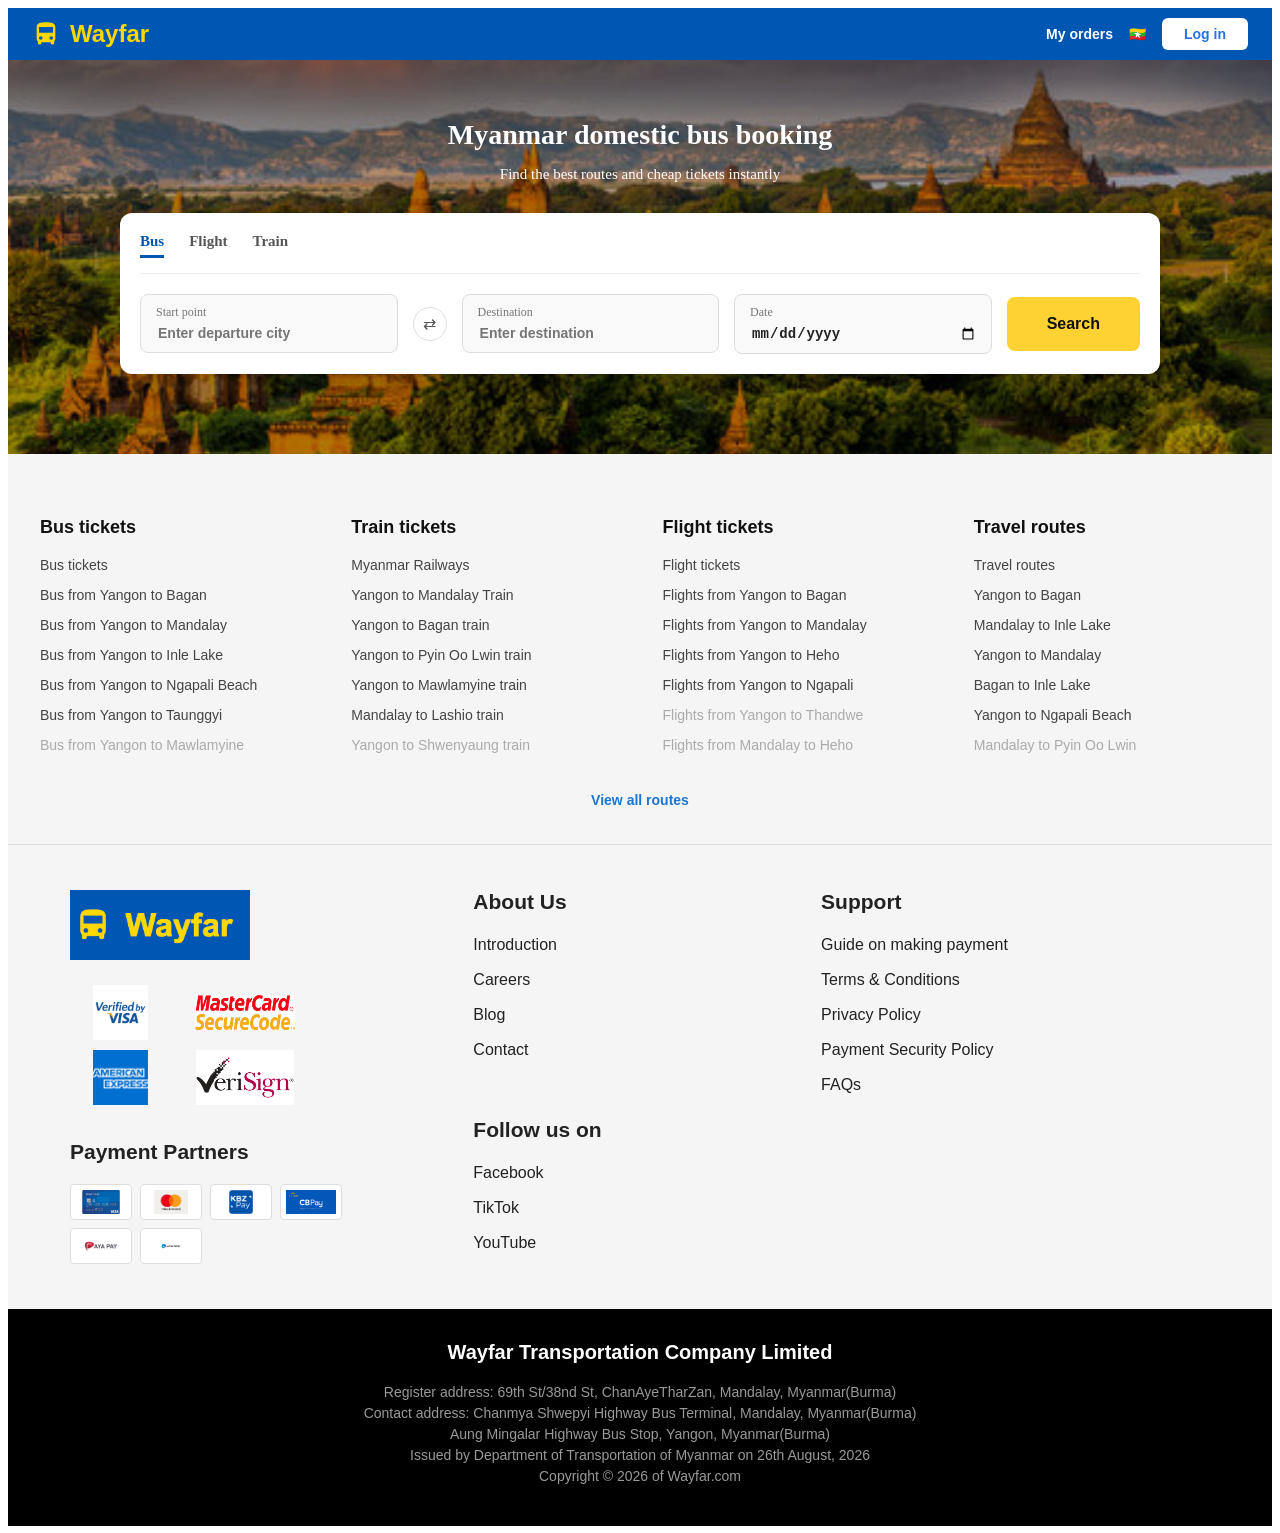
<file: index.html>
<!DOCTYPE html>
<html lang="en">
<head>
    <meta charset="UTF-8">
    <meta name="viewport" content="width=device-width, initial-scale=1.0">
    <title>TransitHub - Home</title>
    <link rel="stylesheet" href="style.css">
</head>
<body>
    <!-- Header placeholder (Automatically loads components/header.html and login modal) -->
    <div id="header-placeholder"></div>

    <!-- Search Banner (Hero section with Bus tab active) -->
    <div class="hero-banner">
        <div class="hero-content">
            <h1>Myanmar domestic bus booking</h1>
            <p>Find the best routes and cheap tickets instantly</p>
            
            <div class="search-card">
                <div class="search-tabs">
                    <a href="index.html" class="tab active">Bus</a>
                    <a href="flight.html" class="tab">Flight</a>
                    <a href="train.html" class="tab">Train</a>
                </div>
                <div class="search-inputs">
                    <div class="input-group">
                        <label>Start point</label>
                        <input type="text" placeholder="Enter departure city">
                    </div>
                    <div class="swap-icon">⇄</div>
                    <div class="input-group">
                        <label>Destination</label>
                        <input type="text" placeholder="Enter destination">
                    </div>
                    <div class="input-group">
                        <label>Date</label>
                        <input type="date">
                    </div>
                    <button class="search-btn">Search</button>
                </div>
            </div>
        </div>
    </div>

    <!-- Main Content for Home -->
    <main class="main-content">
        <!-- Your homepage cards/sections go here -->
    </main>

    <!-- Footer placeholder -->
    <div id="footer-placeholder"></div>

    <!-- Scripts -->
    <script src="js/load-components.js"></script>
    <script src="js/main.js"></script>
</body>
</html>
</file>
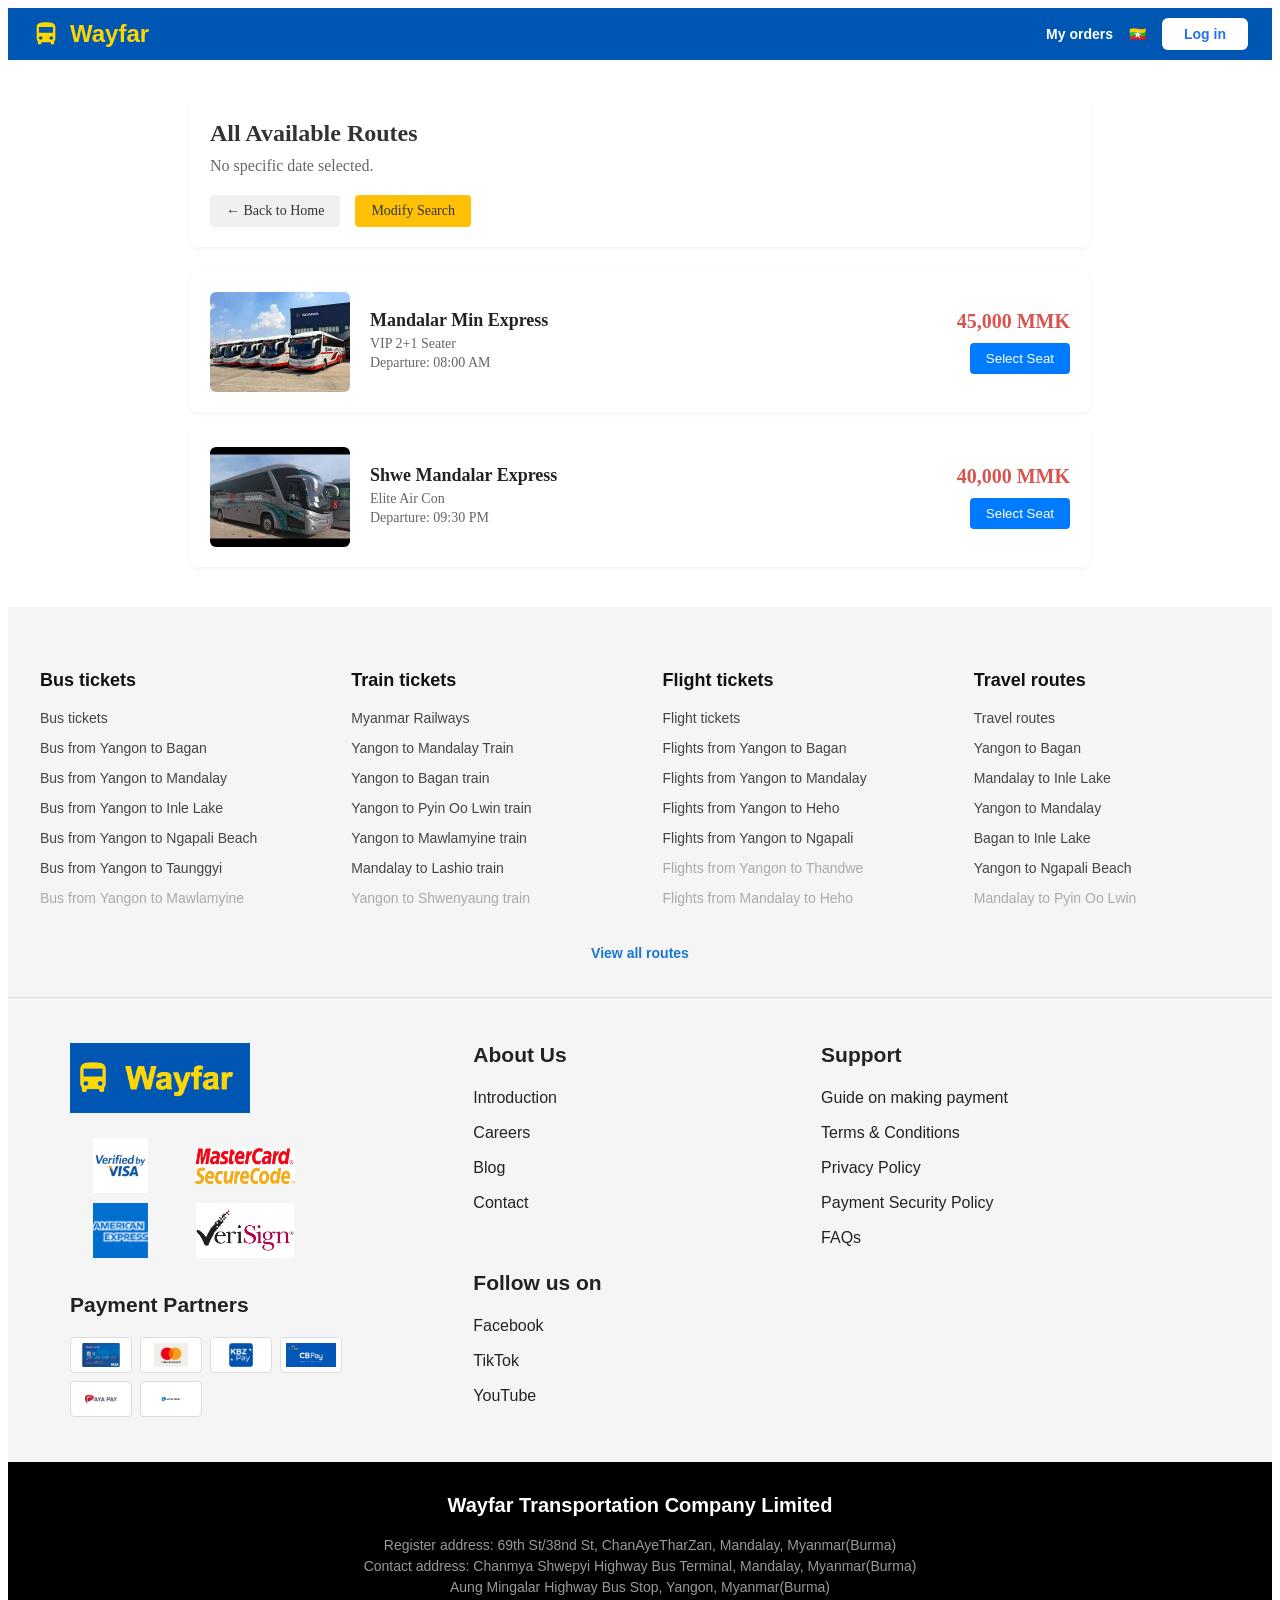
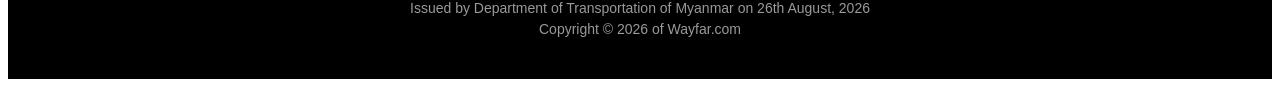
<file: bus-results.html>
<!DOCTYPE html>
<html lang="en">
<head>
    <meta charset="UTF-8">
    <title>Wayfar - Search Results</title>
    <link rel="stylesheet" href="style.css">
</head>
<body>
    <!-- Header placeholder -->
    <div id="header-placeholder"></div>

    <main class="main-content">
        <section class="results-section">
            <div class="results-summary-card">
                <h2 id="routeTitle">Loading routes...</h2>
                <p id="dateDisplay"></p>
                <div class="result-actions">
                    <a href="bus.html" class="back-home-btn">← Back to Home</a>
                    <a href="bus.html" class="modify-search-btn">Modify Search</a>
                </div>
            </div>

            <div class="bus-list-container">
                <!-- Bus Result 1 -->
                <div class="bus-result-card">
                    <div class="bus-img" style="background-image: url('./images/mandalar-min.png');"></div>
                    <div class="bus-info">
                        <h3>Mandalar Min Express</h3>
                        <p class="bus-type">VIP 2+1 Seater</p>
                        <p class="departure-time">Departure: 08:00 AM</p>
                    </div>
                    <div class="bus-pricing">
                        <span class="price">45,000 MMK</span>
                        <button class="book-now-btn">Select Seat</button>
                    </div>
                </div>

                <!-- Bus Result 2 -->
                <div class="bus-result-card">
                    <div class="bus-img" style="background-image: url('./images/shwe-mandalar.jpg');"></div>
                    <div class="bus-info">
                        <h3>Shwe Mandalar Express</h3>
                        <p class="bus-type">Elite Air Con</p>
                        <p class="departure-time">Departure: 09:30 PM</p>
                    </div>
                    <div class="bus-pricing">
                        <span class="price">40,000 MMK</span>
                        <button class="book-now-btn">Select Seat</button>
                    </div>
                </div>
            </div>
        </section>
    </main>

    <!-- Footer placeholder -->
    <div id="footer-placeholder"></div>

    <script src="js/load-components.js"></script>
    <script src="js/main.js"></script>
    <script>
        // Extract parameters from URL
        const urlParams = new URLSearchParams(window.location.search);
        const start = urlParams.get('start');
        const dest = urlParams.get('dest');
        const date = urlParams.get('date');

        // Populate the UI with search parameters if they exist
        if (start && dest && date) {
            document.getElementById('routeTitle').innerText = `${start} → ${dest}`;
            document.getElementById('dateDisplay').innerText = `Travel Date: ${date}`;
        } else {
            document.getElementById('routeTitle').innerText = 'All Available Routes';
            document.getElementById('dateDisplay').innerText = 'No specific date selected.';
        }
    </script>

    <!-- Seat Selection & Booking Modal -->
    <div id="seatModal" class="modal-overlay" style="display: none;">
        <div class="modal-content seat-modal-content">
            <div class="modal-header">
                <h3 id="seatModalTitle">Select Your Seat</h3>
                <button class="close-btn" onclick="closeSeatModal()">&times;</button>
            </div>
            
            <!-- View 1: Seat Map -->
            <div id="seatSelectionView" class="modal-body">
                <div class="bus-layout">
                    <div class="driver-seat">Driver Area</div>
                    <div class="seats-grid">
                        <div class="seat available" onclick="toggleSeat(this, 'A1')">A1</div>
                        <div class="seat available" onclick="toggleSeat(this, 'A2')">A2</div>
                        <div class="seat booked">A3</div>
                        <div class="seat available" onclick="toggleSeat(this, 'A4')">A4</div>
                        <div class="seat available" onclick="toggleSeat(this, 'B1')">B1</div>
                        <div class="seat booked">B2</div>
                        <div class="seat available" onclick="toggleSeat(this, 'B3')">B3</div>
                        <div class="seat available" onclick="toggleSeat(this, 'B4')">B4</div>
                    </div>
                </div>
                <button id="proceedBtn" class="action-btn" onclick="showPassengerForm()" disabled>Proceed to Details</button>
            </div>

            <!-- View 2: Passenger Details Form -->
            <div id="passengerFormView" class="modal-body" style="display: none;">
                <p class="selected-summary">Selected Seat: <strong id="displaySelectedSeat"></strong></p>
                <form id="bookingForm" onsubmit="handleBookingSubmit(event)">
                    <div class="input-group-modal">
                        <label>Full Name</label>
                        <input type="text" id="passengerName" placeholder="Enter passenger name" required>
                    </div>
                    <div class="input-group-modal">
                        <label>Phone Number</label>
                        <input type="tel" id="passengerPhone" placeholder="Enter phone number" required>
                    </div>
                    <button type="submit" class="action-btn">Confirm Booking</button>
                </form>
            </div>

            <!-- View 3: Success Message -->
            <div id="successView" class="modal-body" style="display: none; text-align: center;">
                <div class="success-icon" style="font-size: 48px; color: #28a745; margin-bottom: 10px;">✔</div>
                <h3 style="color: #28a745; margin-bottom: 10px;">Booking Successful!</h3>
                <p id="successDetails" style="color: #666; margin-bottom: 20px;"></p>
                <button class="action-btn" onclick="closeSeatModal()">Done</button>
            </div>
        </div>
    </div>
</body>
</html>
</file>
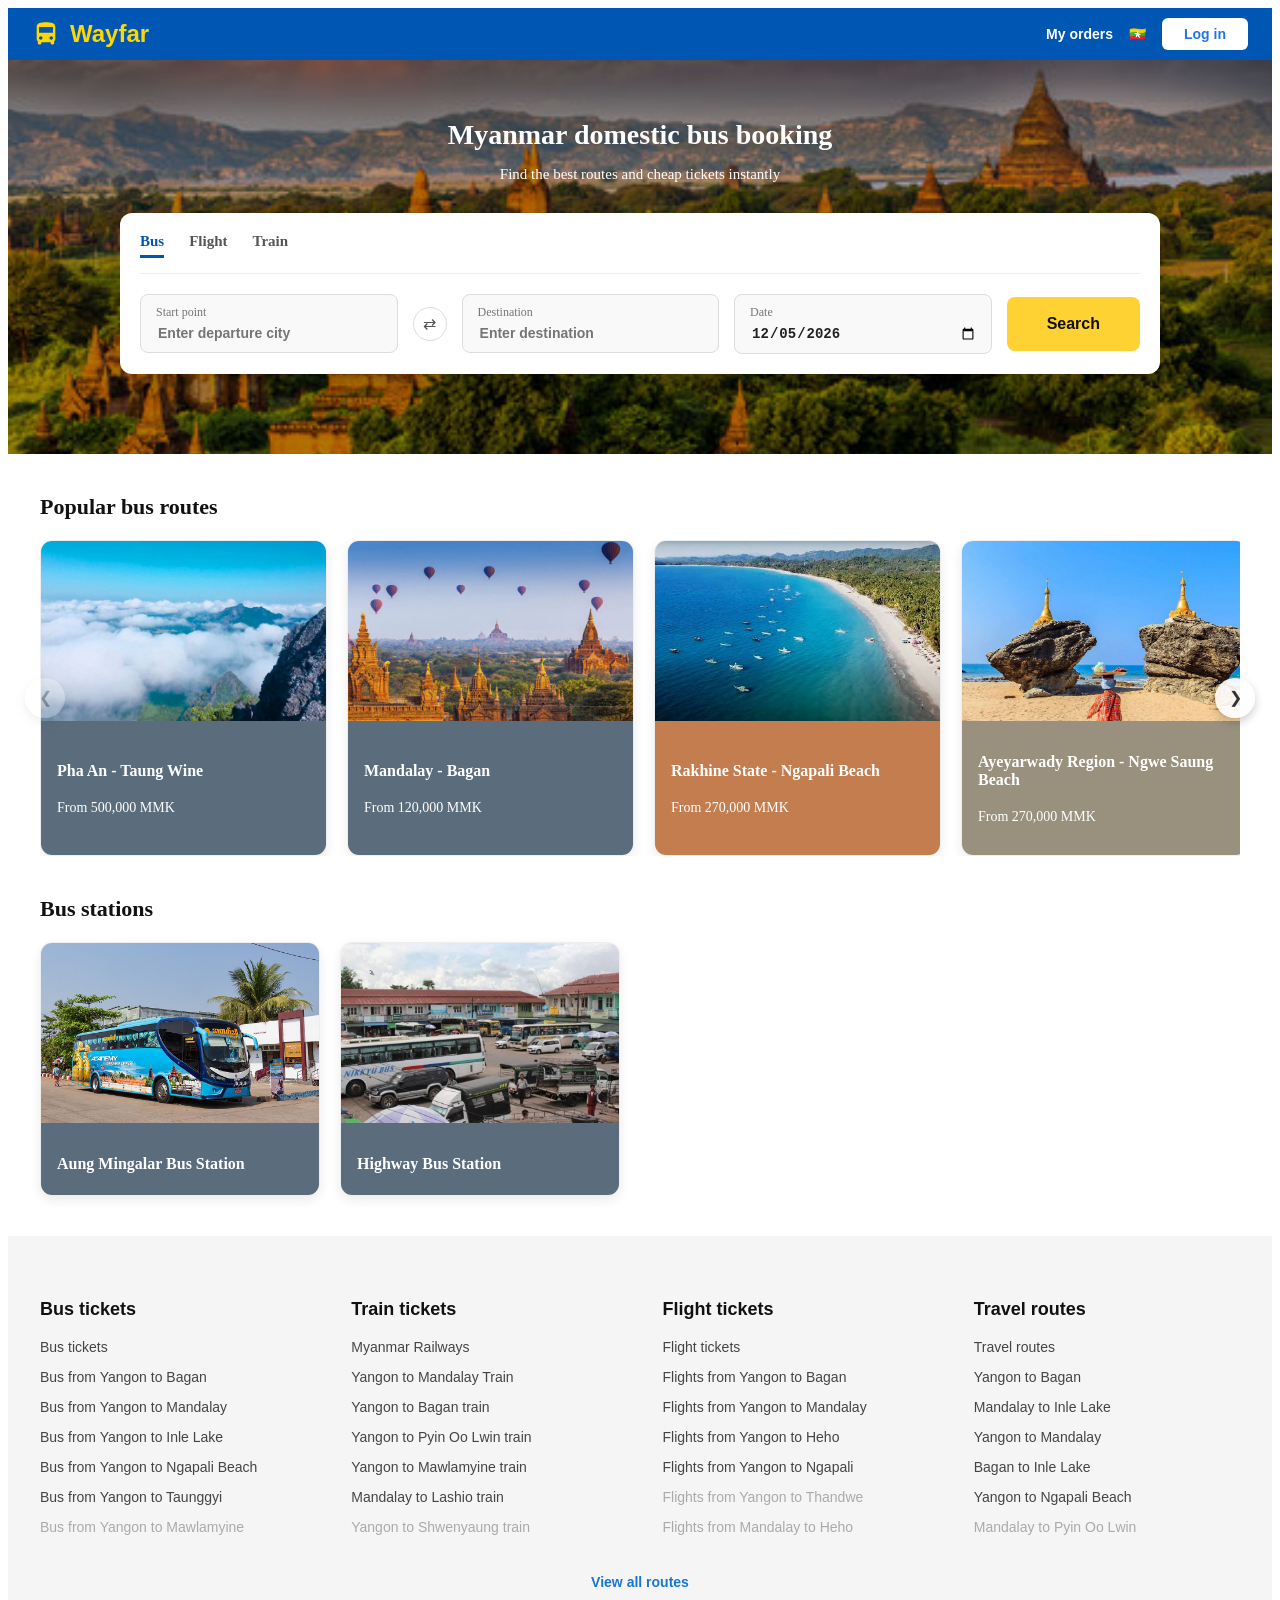
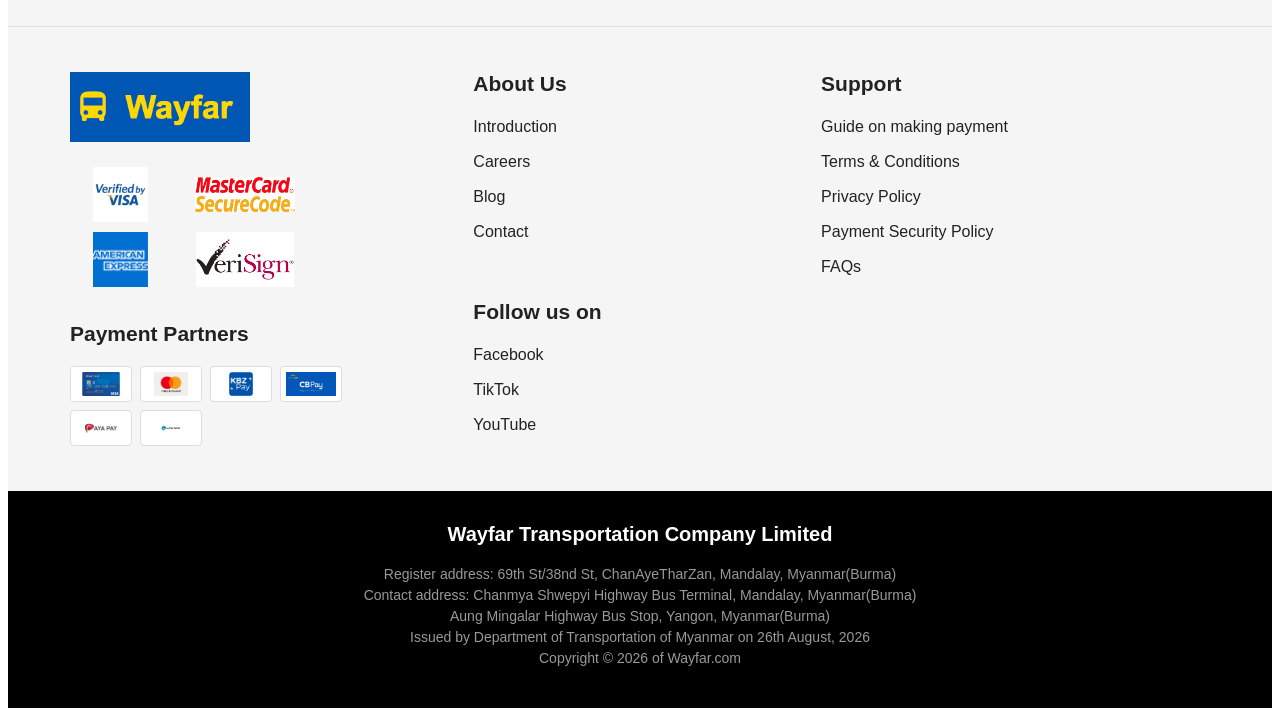
<file: bus.html>
<!DOCTYPE html>
<html lang="en">
<head>
    <meta charset="UTF-8">
    <title>Wayfar - Bus Booking</title>
    <link rel="stylesheet" href="style.css">
    
</head>
<body>
    <!-- Header placeholder -->
    <div id="header-placeholder"></div>

    <!-- Hero Banner -->
    <div class="hero-banner">
        <div class="hero-content">
            <h1>Myanmar domestic bus booking</h1>
            <p>Find the best routes and cheap tickets instantly</p>
            
            <div class="search-card">
                <div class="search-tabs">
                    <a href="bus.html" class="tab active">Bus</a>
                    <a href="flight.html" class="tab">Flight</a>
                    <a href="train.html" class="tab">Train</a>
                </div>
                <div class="search-inputs">
                <div class="input-group">
                    <label>Start point</label>
                    <input type="text" id="startPoint" placeholder="Enter departure city" readonly>
                </div>
                <div class="swap-icon" onclick="swapLocations()">⇄</div>
                <div class="input-group">
                    <label>Destination</label>
                    <input type="text" id="destination" placeholder="Enter destination" readonly>
                </div>
                <div class="input-group">
                    <label>Date</label>
                    <input type="date" id="travelDate" class="date-input">
                </div>
                <button class="search-btn">Search</button>
            </div>
            </div>
        </div>
    </div>

    <!-- === Main Content with Carousel === -->
    <main class="main-content">
        <section class="popular-routes-section">
            <h2>Popular bus routes</h2>
            
            <div class="carousel-container">
                <!-- Previous Button -->
                <button class="carousel-btn prev-btn" onclick="slideRoutes(-1)">&#10094;</button>

                <!-- Cards Track Wrapper -->
                <div class="routes-track-wrapper">
                    <div class="routes-cards-grid" id="routesTrack">
                        <!-- Route Card 1 -->
                        <div class="route-card">
                            <div class="route-img" style="background-image: url('./images/pha-an.jpg');"></div>
                            <div class="route-info blue-bg">
                                <h3>Pha An - Taung Wine</h3>
                                <p>From 500,000 MMK</p>
                            </div>
                        </div>
                        <!-- Route Card 2 -->
                        <div class="route-card">
                            <div class="route-img" style="background-image: url('./images/Bagan.jpg');"></div>
                            <div class="route-info blue-bg">
                                <h3>Mandalay - Bagan</h3>
                                <p>From 120,000 MMK</p>
                            </div>
                        </div>
                        <!-- Route Card 3 -->
                        <div class="route-card">
                            <div class="route-img" style="background-image: url('./images/ngapali.jpeg');"></div>
                            <div class="route-info orange-bg">
                                <h3>Rakhine State - Ngapali Beach</h3>
                                <p>From 270,000 MMK</p>
                            </div>
                        </div>
                        <!-- Route Card 4 -->
                        <div class="route-card">
                            <div class="route-img" style="background-image: url('./images/ngwe-saung.jpg');"></div>
                            <div class="route-info khaki-bg">
                                <h3>Ayeyarwady Region - Ngwe Saung Beach</h3>
                                <p>From 270,000 MMK</p>
                            </div>
                        </div>
                        <!-- Route Card 5 -->
                        <div class="route-card">
                            <div class="route-img" style="background-image: url('./images/mawlamyine.jpg');"></div>
                            <div class="route-info blue-bg">
                                <h3>Mon State - Mawlamyine</h3>
                                <p>From 100,000 MMK</p>
                            </div>
                        </div>
                        <!-- Route Card 6 -->
                        <div class="route-card">
                            <div class="route-img" style="background-image: url('./images/inle-lake.jpg');"></div>
                            <div class="route-info blue-bg">
                                <h3>Shan State - Inle Lake</h3>
                                <p>From 120,000 MMK</p>
                            </div>
                        </div>
                        <!-- Route Card 7 -->
                        <div class="route-card">
                            <div class="route-img" style="background-image: url('./images/taunggyi.jpeg');"></div>
                            <div class="route-info orange-bg">
                                <h3>Shan State - Taung Gyi</h3>
                                <p>From 200,000 MMK</p>
                            </div>
                        </div>
                        <!-- Route Card 8 -->
                        <div class="route-card">
                            <div class="route-img" style="background-image: url('./images/mandalay.jpg');"></div>
                            <div class="route-info khaki-bg">
                                <h3>Mandalay - Mandalay Palace</h3>
                                <p>From 270,000 MMK</p>
                            </div>
                        </div>
                    </div>
                </div>

                <!-- Next Button -->
                <button class="carousel-btn next-btn" onclick="slideRoutes(1)">&#10095;</button>
            </div>
        </section>
        <section class="popular-routes-section">
            <h2>Bus stations</h2>
            
            <div class="stations-grid">
                <!-- Station Card 1 -->
                <a href="station-details.html?station=aungmingalar" class="station-card-link">
                    <div class="route-card">
                        <div class="route-img" style="background-image: url('./images/Aung_Mingalar_bus_station.jpg');"></div>
                        <div class="route-info blue-bg">
                            <h3>Aung Mingalar Bus Station</h3>
                        </div>
                    </div>
                </a>

                <!-- Station Card 2 -->
                <a href="station-details.html?station=highway" class="station-card-link">
                    <div class="route-card">
                        <div class="route-img" style="background-image: url('./images/highway-bus-station.jpg');"></div>
                        <div class="route-info blue-bg">
                            <h3>Highway Bus Station</h3>
                        </div>
                    </div>
                </a>
            </div>
        </section>
    </main>

    <!-- Footer placeholder -->
    <div id="footer-placeholder"></div>
    
    <script src="js/load-components.js"></script>
    <script src="js/main.js"></script>
    <script>
        let scrollAmount = 0;

        function updateButtonStates() {
            const track = document.getElementById('routesTrack');
            const prevBtn = document.querySelector('.prev-btn');
            const nextBtn = document.querySelector('.next-btn');
            const maxScroll = track.scrollWidth - track.clientWidth;

            // Handle Previous button
            if (scrollAmount <= 0) {
                prevBtn.classList.add('disabled');
            } else {
                prevBtn.classList.remove('disabled');
            }

            // Handle Next button
            if (scrollAmount >= maxScroll) {
                nextBtn.classList.add('disabled');
            } else {
                nextBtn.classList.remove('disabled');
            }
        }

        function slideRoutes(direction) {
            const track = document.getElementById('routesTrack');
            const singleCardWidth = track.querySelector('.route-card').offsetWidth + 20;
            const scrollStep = singleCardWidth * 4;
            
            scrollAmount += direction * scrollStep;
            const maxScroll = track.scrollWidth - track.clientWidth;
            
            if (scrollAmount < 0) scrollAmount = 0;
            if (scrollAmount > maxScroll) scrollAmount = maxScroll;
            
            track.style.transform = `translateX(-${scrollAmount}px)`;
            
            // Update button states after sliding
            updateButtonStates();
        }

        // Run once on page load to set initial state (e.g., dim the left button initially)
        window.onload = function() {
            updateButtonStates();
        };
    </script>

    <!-- Location Selection Modal -->
    <div id="locationModal" class="modal-overlay" style="display: none;">
        <div class="modal-content">
            <div class="modal-header">
                <h3 id="modal-title">Select Location</h3>
                <button class="close-btn" onclick="closeLocationModal()">&times;</button>
            </div>
            <div class="modal-body">
                <ul class="city-list">
                    <li onclick="selectCity('Yangon')">Yangon</li>
                    <li onclick="selectCity('Mandalay')">Mandalay</li>
                    <li onclick="selectCity('Naypyidaw')">Bagan</li>
                    <li onclick="selectCity('Inle Lake')">Inle Lake</li>
                    <li onclick="selectCity('Naypyidaw')">Naypyidaw</li>
                    <li onclick="selectCity('Taunggyi')">Taunggyi</li>
                </ul>
            </div>
        </div>
    </div>
</body>
</html>
</file>
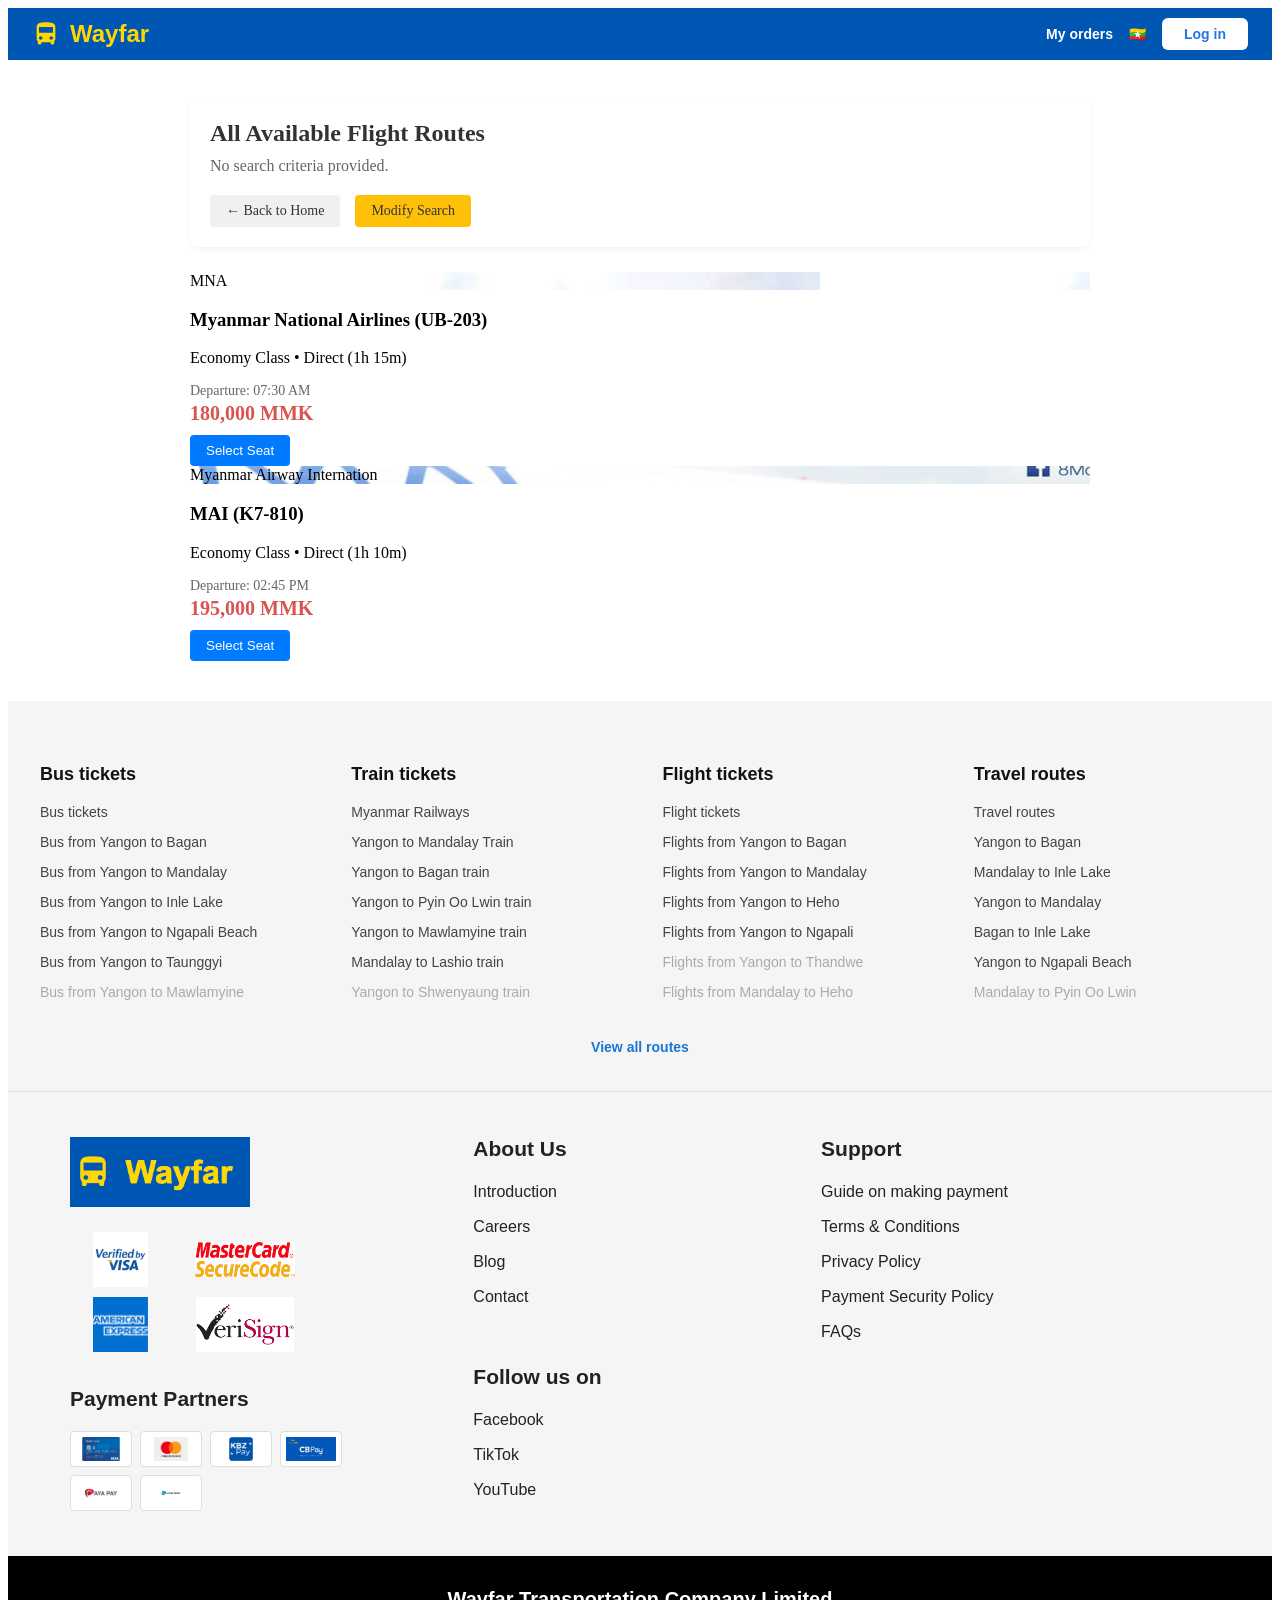
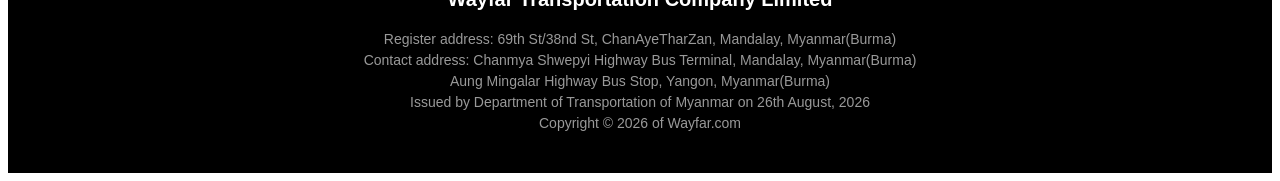
<file: flight-results.html>
<!DOCTYPE html>
<html lang="en">
<head>
    <meta charset="UTF-8">
    <meta name="viewport" content="width=device-width, initial-scale=1.0">
    <title>TransitHub - Flight Search Results</title>
    <link rel="stylesheet" href="style.css">
</head>
<body>
    <!-- Header Placeholder -->
    <div id="header-placeholder"></div>

    <main class="main-content">
        <section class="results-section">
            <div class="results-summary-card">
                <h2 id="routeTitle">Loading flights...</h2>
                <p id="dateDisplay"></p>
                <div class="result-actions">
                    <a href="flight.html" class="back-home-btn">&larr; Back to Home</a>
                    <a href="flight.html" class="modify-search-btn">Modify Search</a>
                </div>
            </div>

            <div class="flight-list-container">
                <!-- Flight Item 1 -->
                <div class="flight-result-card">
                    <div class="flight-card-image" style="background-image: url('./images/mna.jpeg');">
                        <span class="airline-badge">MNA</span>
                    </div>
                    <div class="flight-card-content">
                        <div class="flight-info">
                            <h3>Myanmar National Airlines (UB-203)</h3>
                            <p class="flight-type">Economy Class &bull; Direct (1h 15m)</p>
                            <p class="departure-time">Departure: 07:30 AM</p>
                        </div>
                        <div class="flight-pricing">
                            <span class="price">180,000 MMK</span>
                            <button type="button" class="book-now-btn" onclick="openFlightModal('MNA UB-203', '180,000 MMK')">Select Seat</button>
                        </div>
                    </div>
                </div>

                <!-- Flight Item 2 -->
                <div class="flight-result-card">
                    <div class="flight-card-image" style="background-image: url('./images/mai.jpg');">
                        <span class="airline-badge kbz">Myanmar Airway Internation</span>
                    </div>
                    <div class="flight-card-content">
                        <div class="flight-info">
                            <h3>MAI (K7-810)</h3>
                            <p class="flight-type">Economy Class &bull; Direct (1h 10m)</p>
                            <p class="departure-time">Departure: 02:45 PM</p>
                        </div>
                        <div class="flight-pricing">
                            <span class="price">195,000 MMK</span>
                            <button type="button" class="book-now-btn" onclick="openFlightModal('MAI K7-810', '195,000 MMK')">Select Seat</button>
                        </div>
                    </div>
                </div>
            </div>
        </section>
    </main>

    <!-- Footer Placeholder -->
    <div id="footer-placeholder"></div>

    <!-- Flight Seat Selection Modal -->
    <div id="seatModal" class="modal-overlay" style="display: none;">
        <div class="modal-content seat-modal-content">
            <div class="modal-header">
                <h3 id="seatModalTitle">Select Cabin Seat</h3>
                <button type="button" class="close-btn" onclick="closeSeatModal()">&times;</button>
            </div>
            
            <div id="seatSelectionView" class="modal-body">
                <div class="cabin-layout"><div class="cockpit-indicator">Cockpit / Front Cabin</div>
                    <div class="seats-grid">
                        <div class="seat available" onclick="toggleSeat(this, '12A (Window)')">12A</div>
                        <div class="seat available" onclick="toggleSeat(this, '12B (Middle)')">12B</div>
                        <div class="seat booked">12C</div>
                        <div class="seat available" onclick="toggleSeat(this, '12D (Aisle)')">12D</div>
                        <div class="seat available" onclick="toggleSeat(this, '14A (Window)')">14A</div>
                        <div class="seat booked">14B</div>
                        <div class="seat available" onclick="toggleSeat(this, '14C (Aisle)')">14C</div>
                        <div class="seat available" onclick="toggleSeat(this, '14D (Window)')">14D</div>
                    </div>
                </div>
                <button type="button" id="proceedBtn" class="action-btn" onclick="showPassengerForm()" disabled>Proceed to Details</button>
            </div>

            <div id="passengerFormView" class="modal-body" style="display: none;">
                <p class="selected-summary">Selected Flight Seat: <strong id="displaySelectedSeat"></strong></p>
                <form id="bookingForm" onsubmit="handleBookingSubmit(event)">
                    <div class="input-group-modal">
                        <label for="passengerName">Passenger Full Name (as per Passport/ID)</label>
                        <input type="text" id="passengerName" placeholder="Enter full name" required>
                    </div>
                    <div class="input-group-modal">
                        <label for="passengerId">Passport / ID Number</label>
                        <input type="text" id="passengerId" placeholder="Enter Passport or ID number" required>
                    </div>
                    <div class="input-group-modal">
                        <label for="passengerPhone">Phone Number</label>
                        <input type="tel" id="passengerPhone" placeholder="Enter contact phone" required>
                    </div>
                    <button type="submit" class="action-btn">Confirm Flight Booking</button>
                </form>
            </div>

            <div id="successView" class="modal-body" style="display: none; text-align: center;">
                <div class="success-icon" style="font-size: 48px; color: #28a745; margin-bottom: 10px;">✔</div>
                <h3 style="color: #28a745; margin-bottom: 10px;">Flight Reservation Confirmed!</h3>
                <p id="successDetails" style="color: #666; margin-bottom: 20px;"></p>
                <button type="button" class="action-btn" onclick="closeSeatModal()">Done</button>
            </div>
        </div>
    </div>

    <script src="js/load-components.js"></script>
    <script src="js/main.js"></script>
    <script>
        const urlParams = new URLSearchParams(window.location.search);
        const start = urlParams.get('start');
        const dest = urlParams.get('dest');
        const date = urlParams.get('date');

        if (start && dest) {
            document.getElementById('routeTitle').innerText = `${start} → ${dest}`;
            document.getElementById('dateDisplay').innerText = date ? `Flight Date: ${date}` : 'No specific date selected.';
        } else {
            document.getElementById('routeTitle').innerText = 'All Available Flight Routes';
            document.getElementById('dateDisplay').innerText = 'No search criteria provided.';
        }

        let selectedSeatCode = '';

        function openFlightModal(flightName) {
            document.getElementById('seatModalTitle').innerText = `Select Seat - ${flightName}`;
            document.getElementById('seatModal').style.display = 'flex';
        }

        function closeSeatModal() {
            document.getElementById('seatModal').style.display = 'none';
            resetModalViews();
        }

        function toggleSeat(element, seatCode) {
            document.querySelectorAll('.seat').forEach(s => s.classList.remove('selected'));
            element.classList.add('selected');
            selectedSeatCode = seatCode;
            document.getElementById('proceedBtn').disabled = false;
        }

        function showPassengerForm() {
            document.getElementById('seatSelectionView').style.display = 'none';
            document.getElementById('passengerFormView').style.display = 'block';
            document.getElementById('displaySelectedSeat').innerText = selectedSeatCode;
        }

        function handleBookingSubmit(event) {
            event.preventDefault();
            const name = document.getElementById('passengerName').value;
            document.getElementById('passengerFormView').style.display = 'none';
            document.getElementById('successView').style.display = 'block';
            document.getElementById('successDetails').innerText = `Flight ticket booked for ${name} (Seat ${selectedSeatCode}).`;
        }

        function resetModalViews() {
            document.getElementById('seatSelectionView').style.display = 'block';
            document.getElementById('passengerFormView').style.display = 'none';
            document.getElementById('successView').style.display = 'none';
            document.getElementById('proceedBtn').disabled = true;
            document.querySelectorAll('.seat').forEach(s => s.classList.remove('selected'));
        }
    </script>
</body>
</html>
</file>
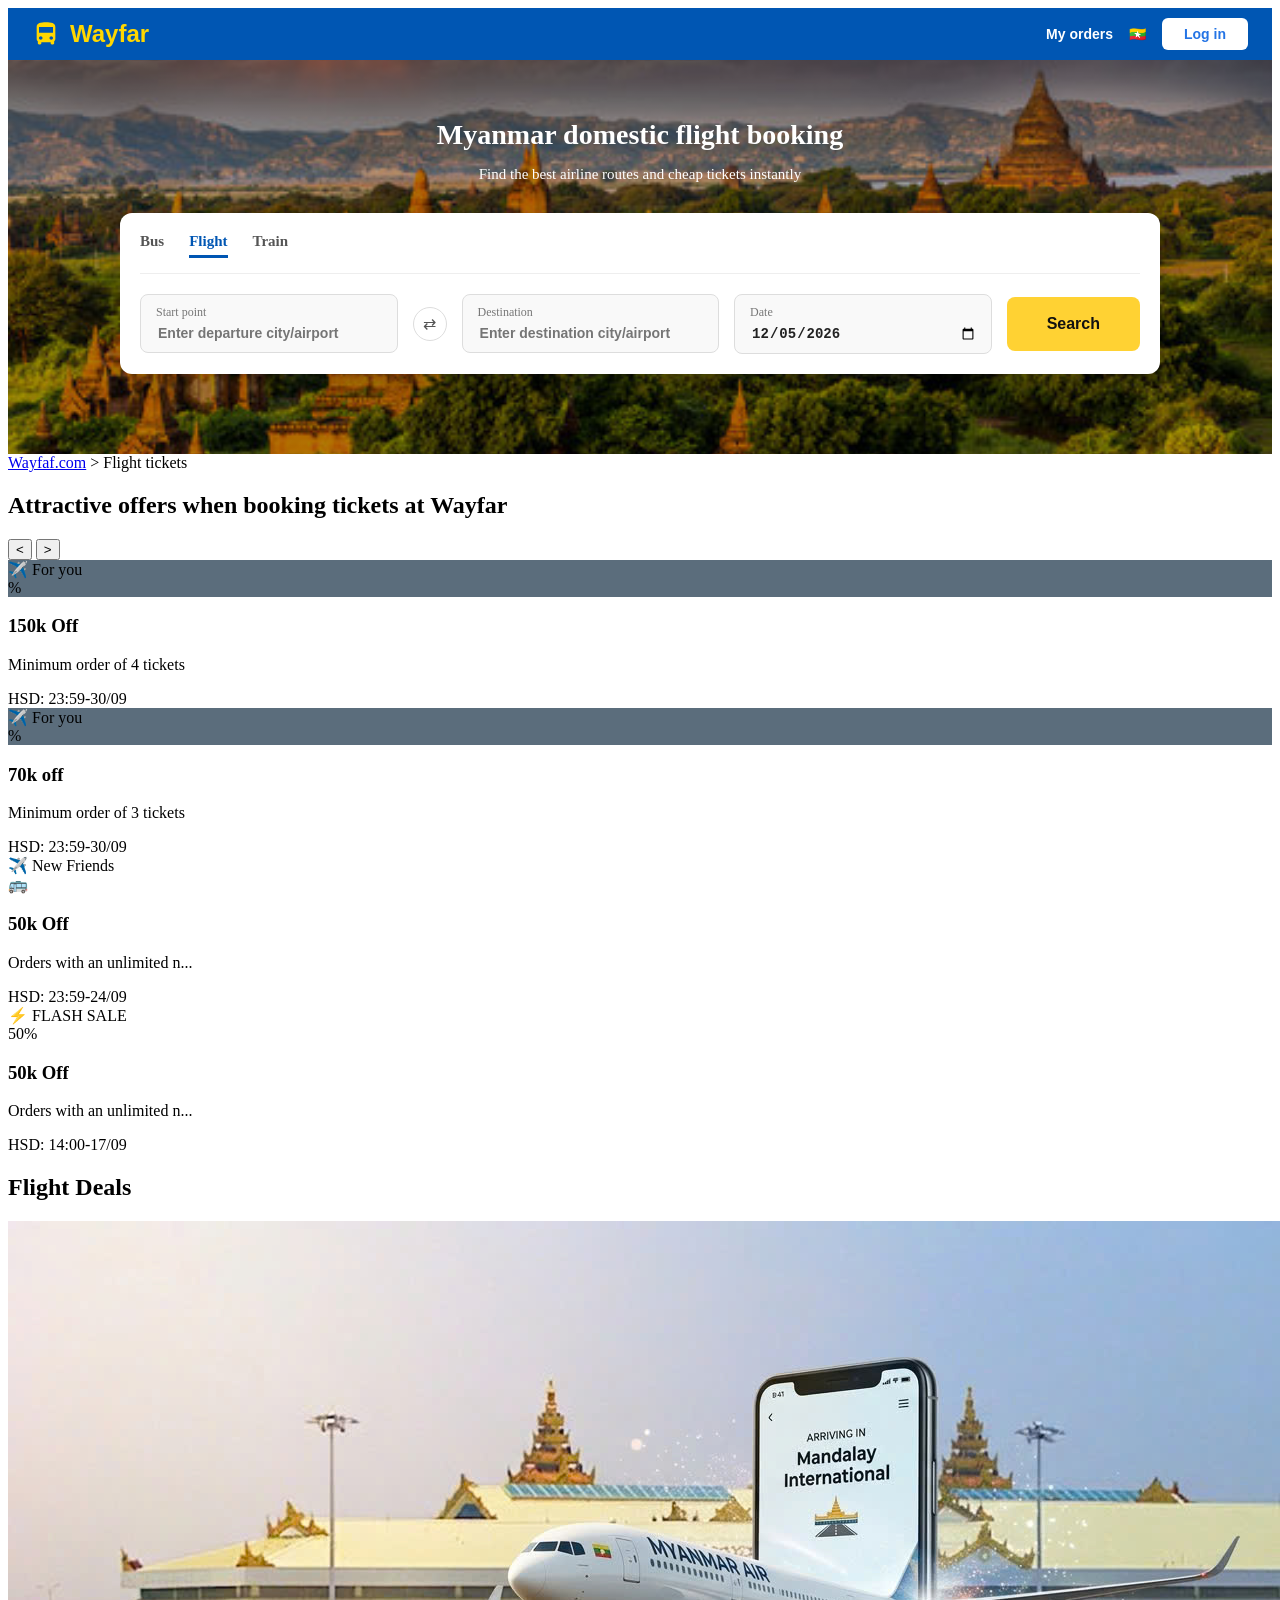
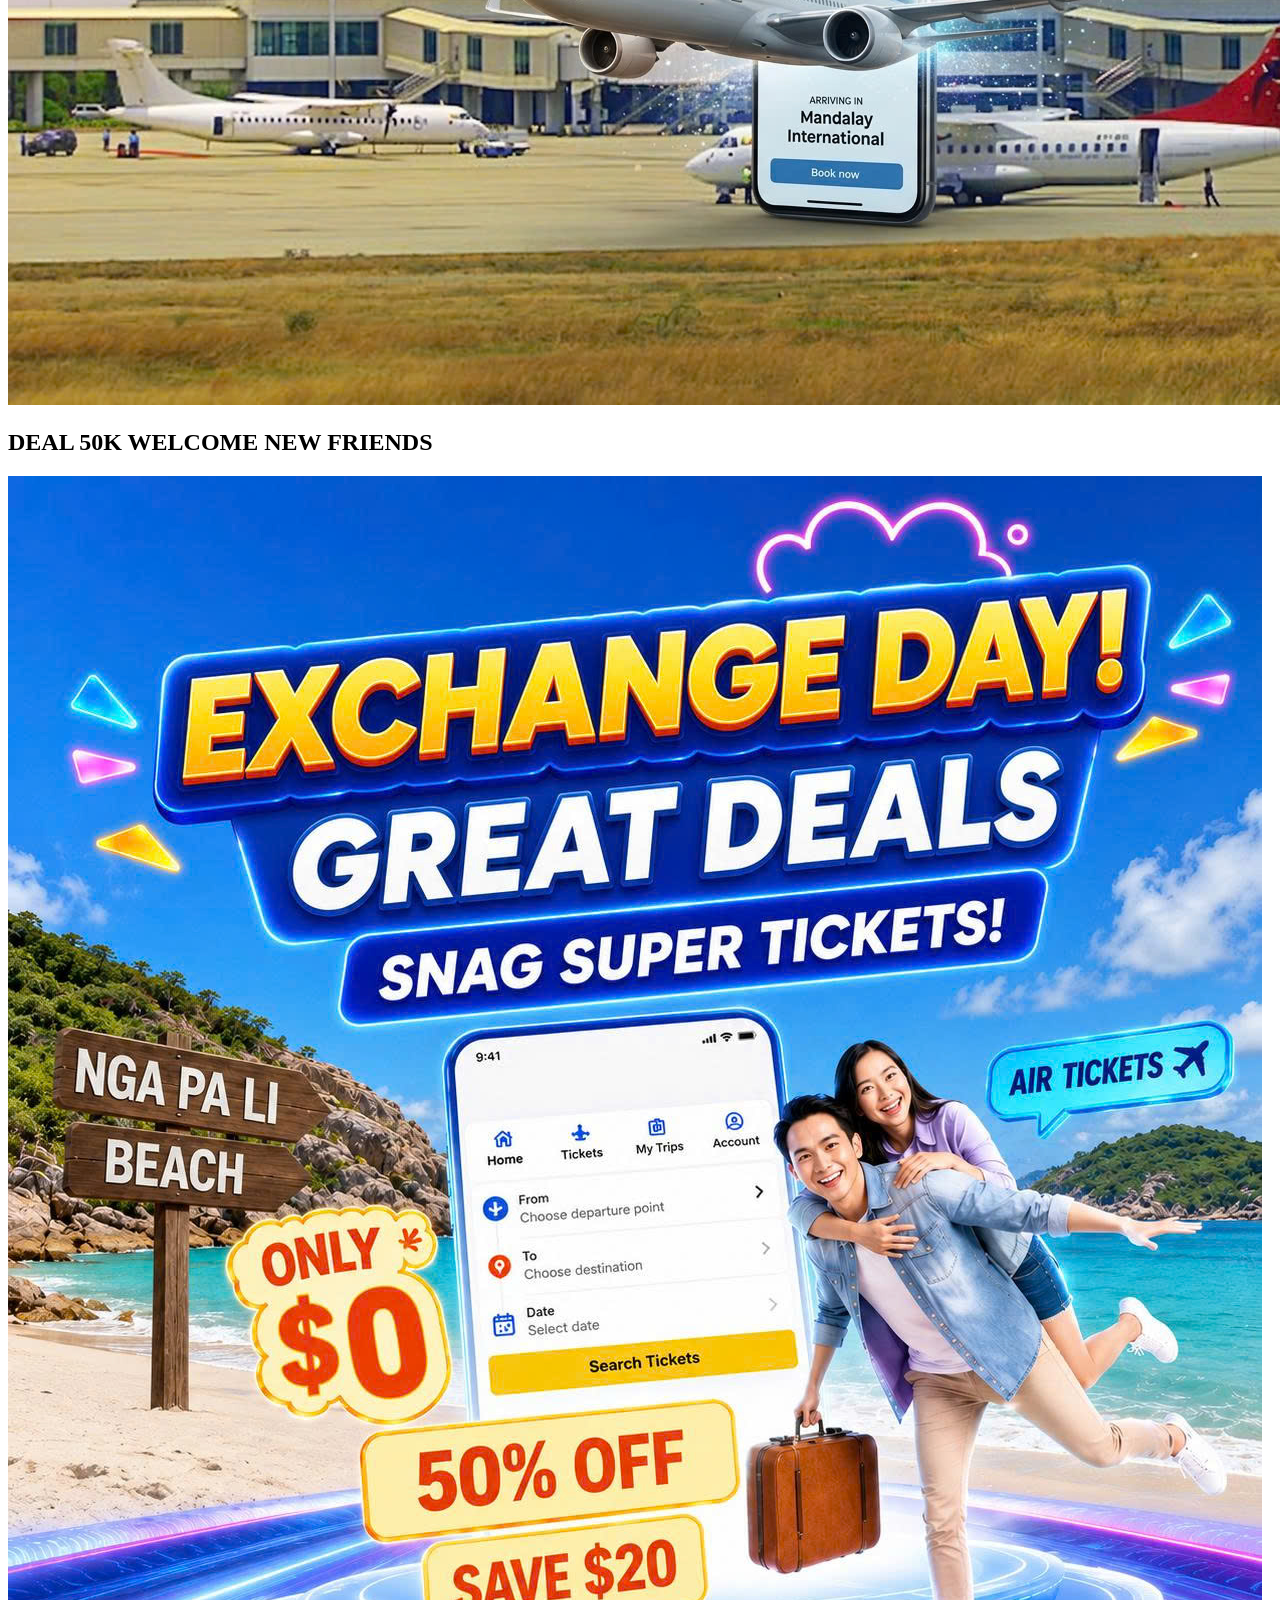
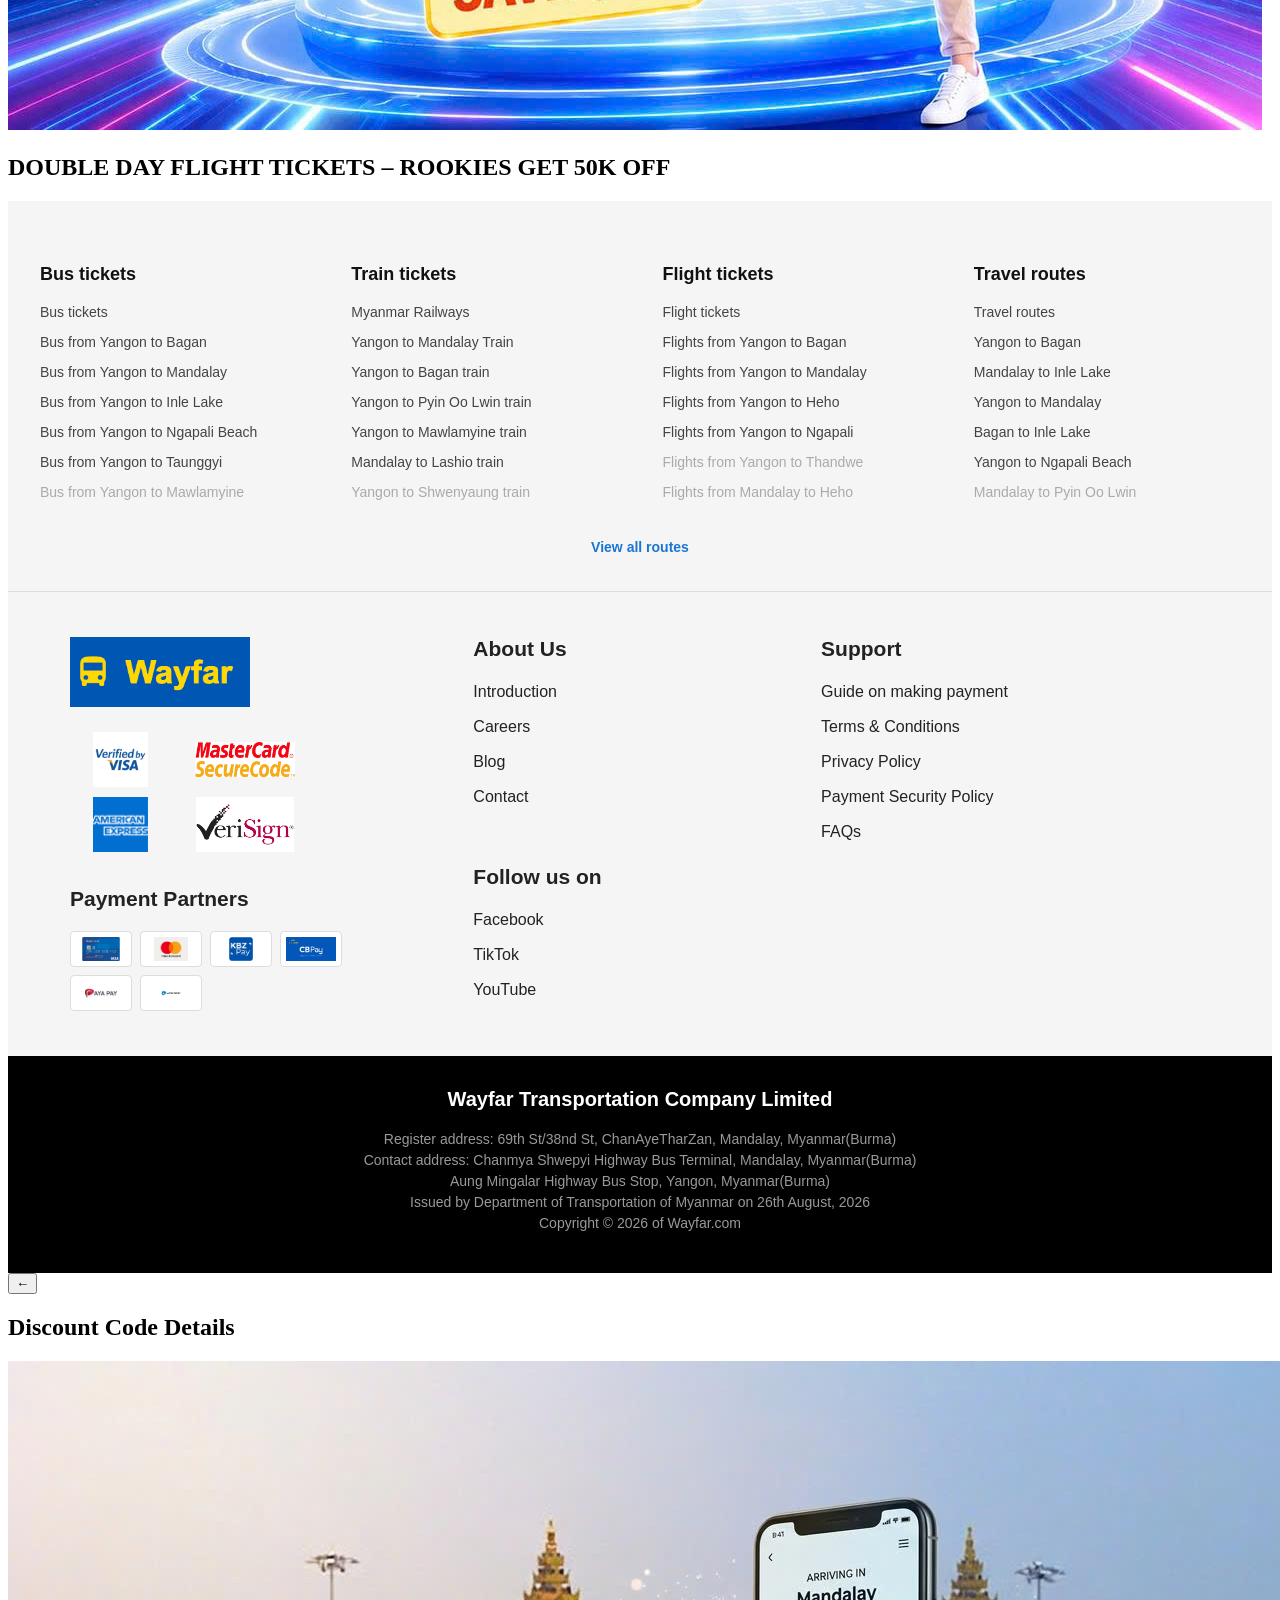
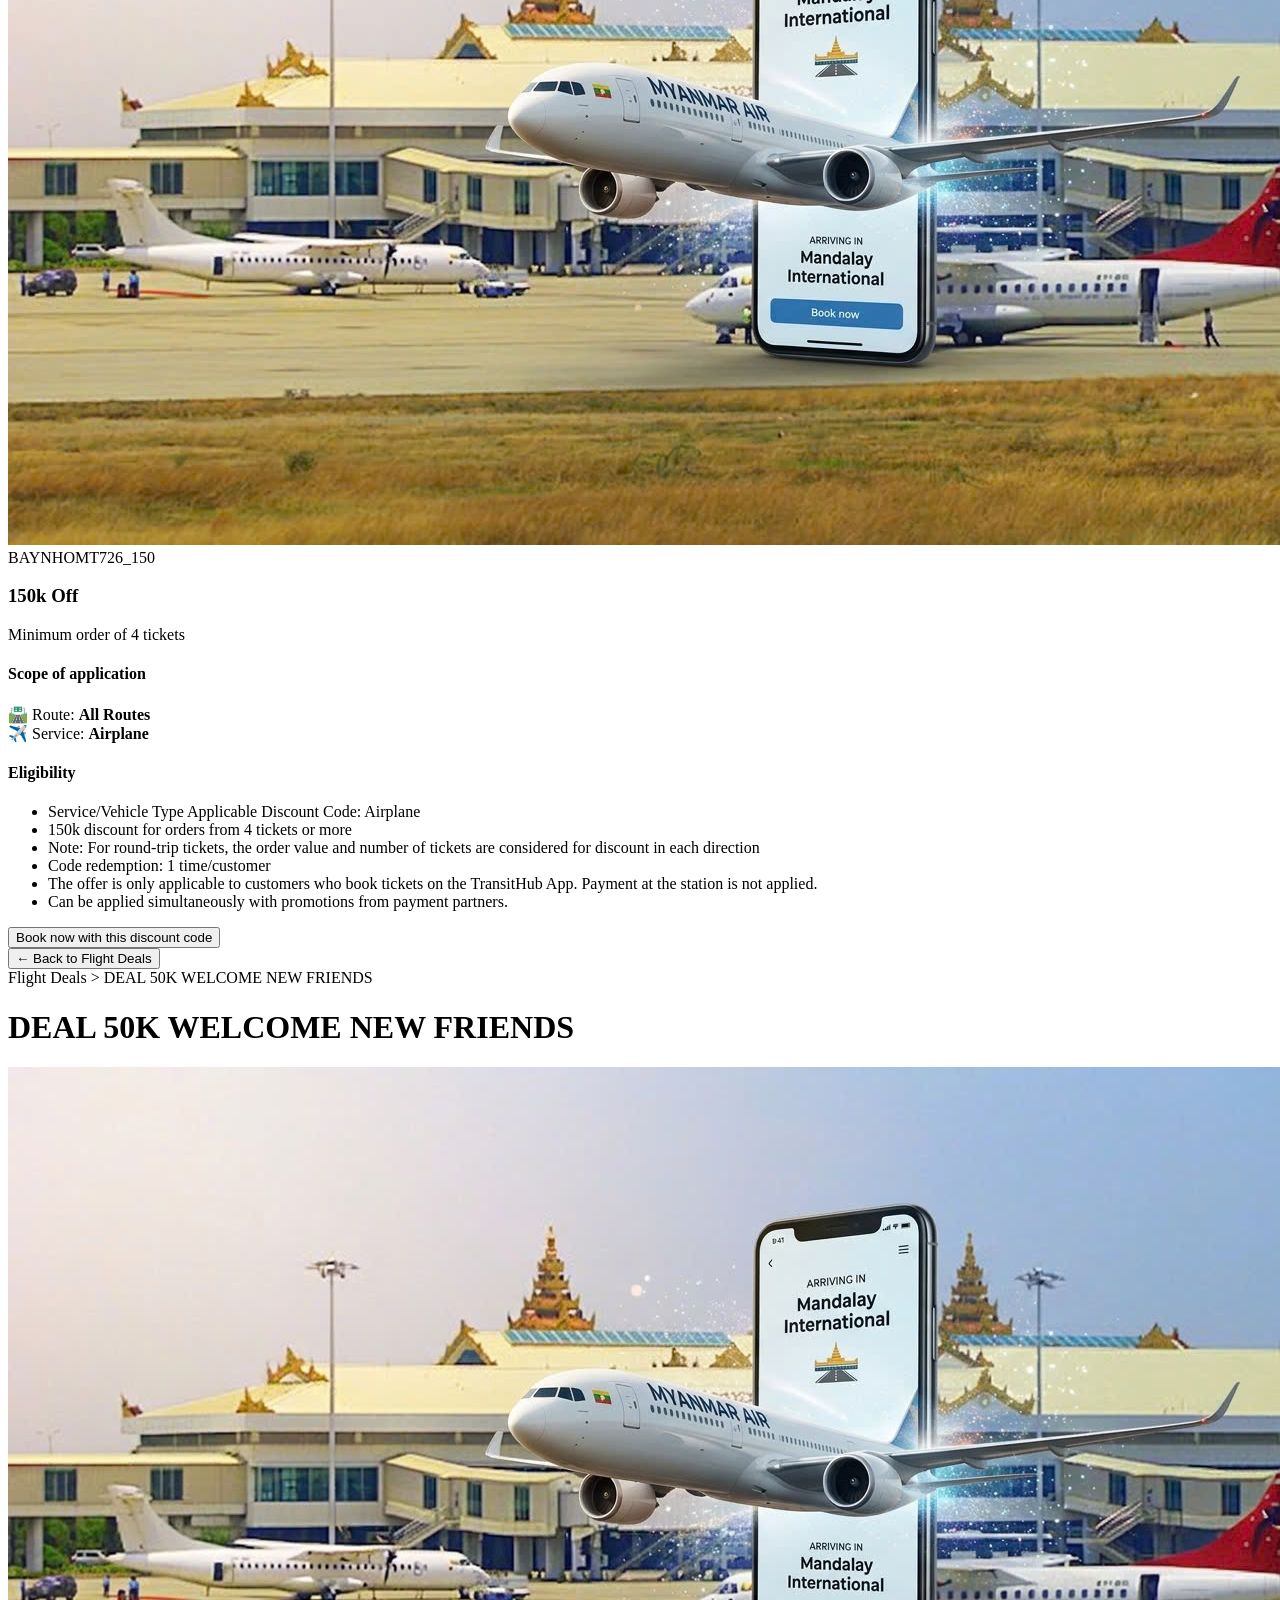
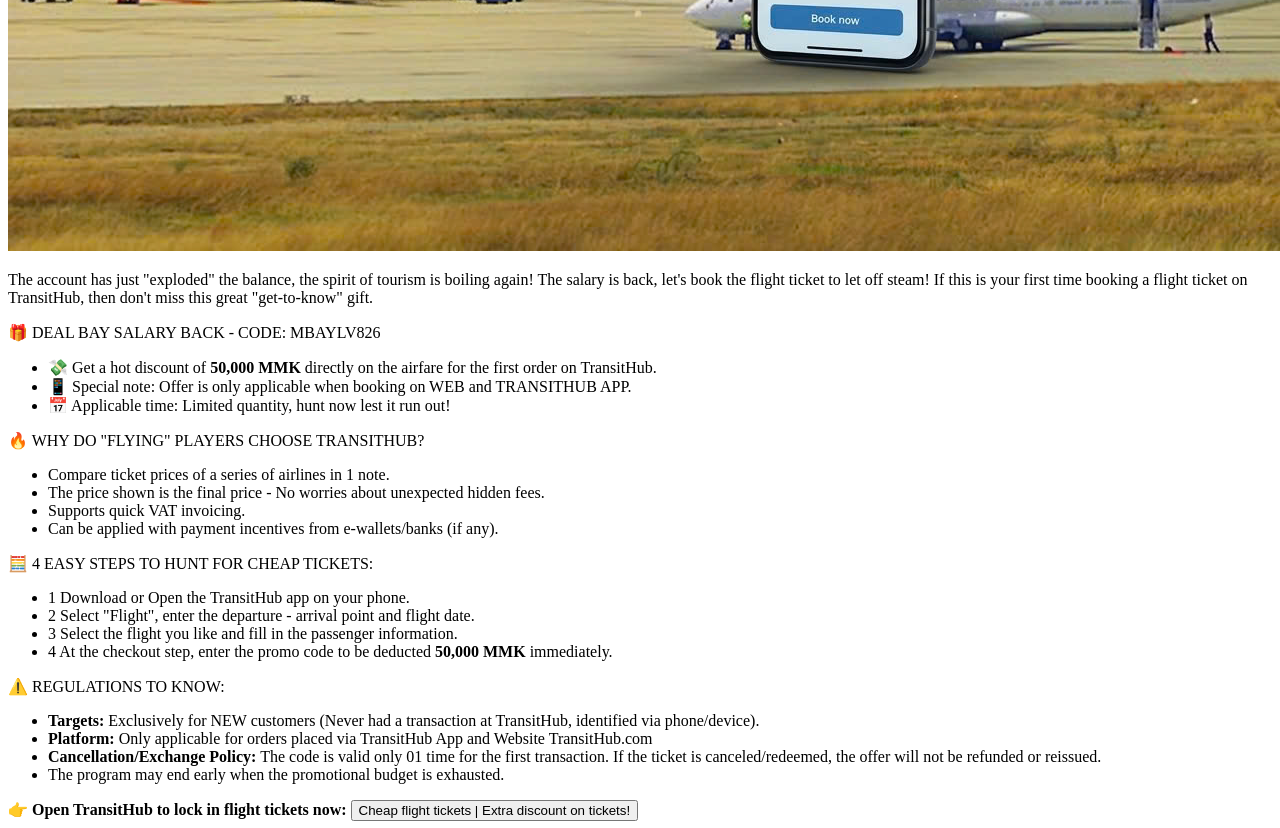
<file: flight.html>
<!DOCTYPE html>
<html lang="en">
<head>
    <meta charset="UTF-8">
    <meta name="viewport" content="width=device-width, initial-scale=1.0">
    <title>Wayfar - Flight Booking</title>
    <link rel="stylesheet" href="style.css">
</head>
<body>
    <!-- Header Placeholder -->
    <div id="header-placeholder"></div>

    <!-- Hero Banner with Flight Tab Active -->
    <div class="hero-banner">
        <div class="hero-content">
            <h1>Myanmar domestic flight booking</h1>
            <p>Find the best airline routes and cheap tickets instantly</p>
            
            <div class="search-card">
                <div class="search-tabs">
                    <a href="bus.html" class="tab">Bus</a>
                    <a href="flight.html" class="tab active">Flight</a>
                    <a href="train.html" class="tab">Train</a>
                </div>
                <div class="search-inputs">
                    <div class="input-group">
                        <label for="startPoint">Start point</label>
                        <input type="text" id="startPoint" placeholder="Enter departure city/airport" readonly>
                    </div>
                    <div class="swap-icon" onclick="swapLocations()">⇄</div>
                    <div class="input-group">
                        <label for="destination">Destination</label>
                        <input type="text" id="destination" placeholder="Enter destination city/airport" readonly>
                    </div>
                    <div class="input-group">
                        <label for="travelDate">Date</label>
                        <input type="date" id="travelDate">
                    </div>
                    <button class="search-btn">Search</button>
                </div>
            </div>
        </div>
    </div>

    <!-- Main Content -->
    <main class="main-content">
        <div class="offers-container">
            
            <!-- Breadcrumb Navigation -->
            <div class="breadcrumb">
                <a href="index.html">Wayfaf.com</a> &gt; <span>Flight tickets</span>
            </div>

            <!-- Attractive Offers Section (Voucher Slider) -->
            <section class="offers-section">
                <div class="section-header">
                    <h2>Attractive offers when booking tickets at Wayfar</h2>
                    <div class="slider-nav">
                        <button class="nav-btn prev">&lt;</button>
                        <button class="nav-btn next">&gt;</button>
                    </div>
                </div>

                <div class="vouchers-scroll-container">
                    <!-- Voucher Ticket 1 -->
                    <div class="voucher-ticket" 
                         data-code="FLY150K" 
                         data-title="150k Off" 
                         data-subtitle="Minimum order of 4 tickets" 
                         data-image="./images/MandalayAirPort.jpg"
                         data-route="All Routes"
                         data-service="Airplane"
                         data-eligibility='["150k discount for orders from 4 tickets or more", "For round-trip tickets, discount is evaluated per direction", "Code redemption: 1 time/customer", "Applicable only on TransitHub App"]'>
                        <div class="ticket-left blue-bg">
                            <span class="icon">✈️</span>
                            <span class="tag-text">For you</span>
                            <div class="badge-percent">%</div>
                        </div>
                        <div class="ticket-divider"></div>
                        <div class="ticket-right">
                            <h3>150k Off</h3>
                            <p>Minimum order of 4 tickets</p>
                            <span class="expiry-date">HSD: 23:59-30/09</span>
                        </div>
                    </div>

                    <!-- Voucher Ticket 2 -->
                    <div class="voucher-ticket" 
                         data-code="FLY70K" 
                         data-title="70k Off" 
                         data-subtitle="Minimum order of 3 tickets" 
                         data-image="./images/MandalayAirPort.jpg"
                         data-route="Domestic Routes"
                         data-service="Airplane"
                         data-eligibility='["70k discount for orders from 3 tickets or more", "Code redemption: 1 time/customer", "Applicable on TransitHub App and Web"]'>
                        <div class="ticket-left blue-bg">
                            <span class="icon">✈️</span>
                            <span class="tag-text">For you</span>
                            <div class="badge-percent">%</div>
                        </div>
                        <div class="ticket-divider"></div>
                        <div class="ticket-right">
                            <h3>70k off</h3>
                            <p>Minimum order of 3 tickets</p>
                            <span class="expiry-date">HSD: 23:59-30/09</span>
                        </div>
                    </div>

                    <!-- Voucher Ticket 3 -->
                    <div class="voucher-ticket" 
                         data-code="WELCOME50K" 
                         data-title="50k Off" 
                         data-subtitle="Orders with unlimited number of passengers" 
                         data-image="./images/MandalayAirPort.jpg"
                         data-route="All Routes"
                         data-service="Airplane"
                         data-eligibility='["50k discount for first-time bookers", "No minimum seat requirement", "Valid for all registered accounts"]'>
                        <div class="ticket-left dark-blue-bg">
                            <span class="icon">✈️</span>
                            <span class="tag-text">New Friends</span>
                            <div class="badge-percent">🚌</div>
                        </div>
                        <div class="ticket-divider"></div>
                        <div class="ticket-right">
                            <h3>50k Off</h3>
                            <p>Orders with an unlimited n...</p>
                            <span class="expiry-date">HSD: 23:59-24/09</span>
                        </div>
                    </div>

                    <!-- Voucher Ticket 4 -->
                    <div class="voucher-ticket" 
                         data-code="FLASH50K" 
                         data-title="50k Off" 
                         data-subtitle="Flash Sale Limited Time Coupon" 
                         data-image="./images/NaPaLiBeachAir.png"
                         data-route="All Routes"
                         data-service="Airplane"
                         data-eligibility='["Flash sale 50% discount capped at 50k", "Limited quantity per day", "Non-refundable promotional code"]'>
                        <div class="ticket-left flash-sale-bg">
                            <span class="icon">⚡</span>
                            <span class="tag-text">FLASH SALE</span>
                            <div class="badge-percent">50%</div>
                        </div>
                        <div class="ticket-divider"></div>
                        <div class="ticket-right">
                            <h3>50k Off</h3>
                            <p>Orders with an unlimited n...</p>
                            <span class="expiry-date">HSD: 14:00-17/09</span>
                        </div>
                    </div>
                </div>
            </section>

            <!-- Flight Deals Cards Section -->
            <section class="deals-section">
                <h2 class="section-title">Flight Deals</h2>
                
                <div class="deals-grid">
                    <!-- Deal Card 1 -->
                    <div class="deal-card" 
                         data-title="DEAL 50K WELCOME NEW FRIENDS" 
                         data-img="./images/MandalayAirPort.jpg" 
                         data-code="MBAYLV826">
                        <div class="card-image">
                            <img src="./images/MandalayAirPort.jpg" alt="Deal 50K Welcome New Friends">
                        </div>
                        <div class="card-content">
                            <h2>DEAL 50K WELCOME NEW FRIENDS</h2>
                        </div>
                    </div>

                    <!-- Deal Card 2 -->
                    <div class="deal-card" 
                         data-title="DOUBLE DAY FLIGHT TICKETS – ROOKIES GET 50K OFF" 
                         data-img="./images/NaPaLiBeachAir.png" 
                         data-code="ROOKIE50K">
                        <div class="card-image">
                            <img src="./images/NaPaLiBeachAir.jpg" alt="Double Day Flight Tickets">
                        </div>
                        <div class="card-content">
                            <h2>DOUBLE DAY FLIGHT TICKETS – ROOKIES GET 50K OFF</h2>
                        </div>
                    </div>
                </div>
            </section>

        </div>
    </main>

    <!-- Footer Placeholder -->
    <div id="footer-placeholder"></div>
    
   <!-- Discount Code Details Drawer / Modal -->
<div id="voucher-modal" class="voucher-modal-overlay">
  <div class="voucher-drawer">
    
    <!-- Drawer Header -->
    <div class="drawer-header">
      <button id="close-voucher-btn" class="back-btn">&larr;</button>
      <h2>Discount Code Details</h2>
    </div>

    <!-- Scrollable Drawer Body -->
    <div class="drawer-body">
      <div class="drawer-banner">
        <img src="./images/MandalayAirPort.jpg" alt="Discount Banner">
      </div>

      <div class="code-info-section">
        <div class="code-badge">BAYNHOMT726_150</div>
        <h3 id="modal-discount-title">150k Off</h3>
        <p id="modal-discount-subtitle">Minimum order of 4 tickets</p>
      </div>

      <div class="info-block">
        <h4>Scope of application</h4>
        <div class="info-row">
          <span class="icon">🛣️</span>
          <span>Route: <strong>All Routes</strong></span>
        </div>
        <div class="info-row">
          <span class="icon">✈️</span>
          <span>Service: <strong>Airplane</strong></span>
        </div>
      </div>

      <div class="info-block">
        <h4>Eligibility</h4>
        <ul class="eligibility-list">
          <li>Service/Vehicle Type Applicable Discount Code: Airplane</li>
          <li>150k discount for orders from 4 tickets or more</li>
          <li>Note: For round-trip tickets, the order value and number of tickets are considered for discount in each direction</li>
          <li>Code redemption: 1 time/customer</li>
          <li>The offer is only applicable to customers who book tickets on the TransitHub App. Payment at the station is not applied.</li>
          <li>Can be applied simultaneously with promotions from payment partners.</li>
        </ul>
      </div>
    </div>

    <!-- Sticky Bottom CTA Button -->
    <div class="drawer-footer">
      <button class="apply-code-btn">Book now with this discount code</button>
    </div>

  </div>
</div>

    <!-- Full Deal Detail View Modal (Vexere Layout) -->
    <div id="deal-detail-modal" class="full-modal-overlay">
        <div class="full-modal-container">
            <div class="full-modal-header">
                <button id="close-deal-detail-btn" class="back-link">&larr; Back to Flight Deals</button>
            </div>
            <div class="full-modal-body">
                <div class="deal-breadcrumb">
                    <span>Flight Deals</span> &gt; <span id="detail-breadcrumb-title">DEAL 50K WELCOME NEW FRIENDS</span>
                </div>
                <h1 class="deal-title" id="detail-title">DEAL 50K WELCOME NEW FRIENDS</h1>
                <div class="deal-banner-wrapper">
                    <img id="detail-banner" src="./images/MandalayAirPort.jpg" alt="Deal Banner">
                </div>
                <p class="deal-body-text">
                    The account has just "exploded" the balance, the spirit of tourism is boiling again! The salary is back, let's book the flight ticket to let off steam! If this is your first time booking a flight ticket on TransitHub, then don't miss this great "get-to-know" gift.
                </p>
                <div class="deal-section-header">
                    🎁 <span id="detail-promo-code">DEAL BAY SALARY BACK - CODE: MBAYLV826</span>
                </div>
                <ul class="deal-list-simple">
                    <li>💸 Get a hot discount of <strong>50,000 MMK</strong> directly on the airfare for the first order on TransitHub.</li>
                    <li>📱 Special note: Offer is only applicable when booking on WEB and TRANSITHUB APP.</li>
                    <li>📅 Applicable time: Limited quantity, hunt now lest it run out!</li>
                </ul>
                <div class="deal-section-header">
                    🔥 WHY DO "FLYING" PLAYERS CHOOSE TRANSITHUB?
                </div>
                <ul class="deal-check-list">
                    <li>Compare ticket prices of a series of airlines in 1 note.</li>
                    <li>The price shown is the final price - No worries about unexpected hidden fees.</li>
                    <li>Supports quick VAT invoicing.</li>
                    <li>Can be applied with payment incentives from e-wallets/banks (if any).</li>
                </ul>
                <div class="deal-section-header">
                    🧮 4 EASY STEPS TO HUNT FOR CHEAP TICKETS:
                </div>
                <ul class="step-list">
                    <li>
                        <span class="step-number">1</span>
                        <span>Download or Open the TransitHub app on your phone.</span>
                    </li>
                    <li>
                        <span class="step-number">2</span>
                        <span>Select "Flight", enter the departure - arrival point and flight date.</span>
                    </li>
                    <li>
                        <span class="step-number">3</span>
                        <span>Select the flight you like and fill in the passenger information.</span>
                    </li>
                    <li>
                        <span class="step-number">4</span>
                        <span>At the checkout step, enter the promo code to be deducted <strong>50,000 MMK</strong> immediately.</span>
                    </li>
                </ul>
                <div class="deal-section-header">
                    ⚠️ REGULATIONS TO KNOW:
                </div>
                <ul class="regulations-list">
                    <li><strong>Targets:</strong> Exclusively for NEW customers (Never had a transaction at TransitHub, identified via phone/device).</li>
                    <li><strong>Platform:</strong> Only applicable for orders placed via TransitHub App and Website TransitHub.com</li>
                    <li><strong>Cancellation/Exchange Policy:</strong> The code is valid only 01 time for the first transaction. If the ticket is canceled/redeemed, the offer will not be refunded or reissued.</li>
                    <li>The program may end early when the promotional budget is exhausted.</li>
                </ul>
                <div class="deal-footer-cta">
                    👉 <strong>Open TransitHub to lock in flight tickets now:</strong>
                    <button id="book-now-modal-btn" class="cta-link-btn">Cheap flight tickets | Extra discount on tickets!</button>
                </div>
            </div>
        </div>
    </div>

    <!-- Scripts -->
    <script src="js/load-components.js"></script>
    <script src="js/main.js"></script>

    <!-- Location Selection Modal -->
    <div id="locationModal" class="modal-overlay" style="display: none;">
        <div class="modal-content">
            <div class="modal-header">
                <h3 id="modal-title">Select Location</h3>
                <button class="close-btn" onclick="closeLocationModal()">&times;</button>
            </div>
            <div class="modal-body">
                <ul class="city-list">
                    <li onclick="selectCity('Yangon')">Yangon (RGN)</li>
                    <li onclick="selectCity('Mandalay')">Mandalay (MDL)</li>
                    <li onclick="selectCity('Naypyidaw')">Naypyidaw (NYT)</li>
                    <li onclick="selectCity('Heho (Inle Lake)')">Heho / Inle Lake (HEH)</li>
                    <li onclick="selectCity('Ngapali / Thandwe')">Thandwe / Ngapali (SNW)</li>
                    <li onclick="selectCity('Bagan / Nyaung-U')">Bagan / Nyaung-U (NYU)</li>
                </ul>
            </div>
        </div>
    </div>
</body>
</html>
</file>
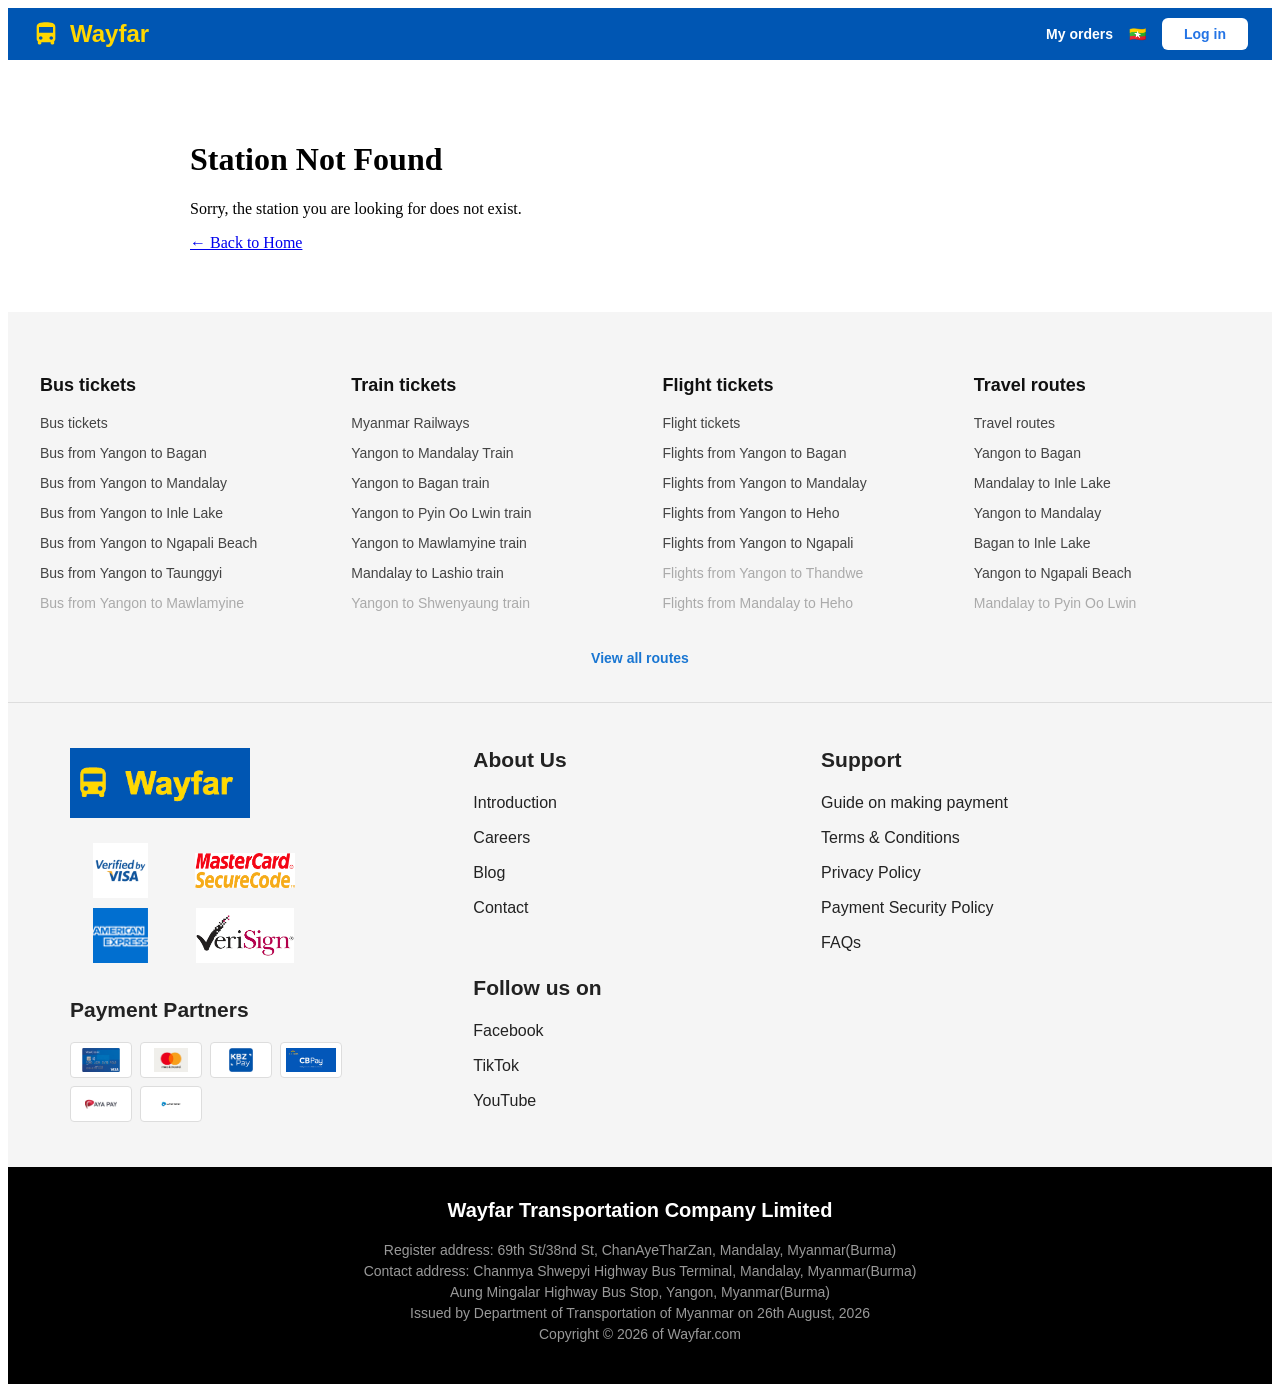
<file: station-details.html>
<!DOCTYPE html>
<html lang="en">
<head>
    <meta charset="UTF-8">
    <title>Station Details - TransitHub</title>
    <link rel="stylesheet" href="style.css">
    <style>
        .station-detail-container {
            max-width: 900px;
            margin: 40px auto;
            padding: 20px;
        }
        .station-hero-img {
            width: 100%;
            height: 400px;
            background-size: cover;
            background-position: center;
            border-radius: 8px;
            margin-bottom: 20px;
        }
        .station-info-box {
            background: #fff;
            padding: 20px;
            border-radius: 8px;
            box-shadow: 0 2px 8px rgba(0,0,0,0.1);
            margin-bottom: 20px;
        }
        .station-info-box p {
            margin: 10px 0;
            font-size: 16px;
        }
        .map-container {
            width: 100%;
            height: 300px;
            border-radius: 8px;
            overflow: hidden;
            margin-top: 20px;
        }
        .map-container iframe {
            width: 100%;
            height: 100%;
            border: 0;
        }
    </style>
</head>
<body>
    <!-- Header placeholder -->
    <div id="header-placeholder"></div>

    <main class="station-detail-container">
        <!-- Station Title -->
        <h1 id="station-title">Loading Station...</h1>
        
        <!-- Station Photo -->
        <div id="station-img" class="station-hero-img"></div>

        <!-- Details Box -->
        <div class="station-info-box">
            <h3>About this station</h3>
            <p id="station-desc"></p>
            <hr style="border: 0; border-top: 1px solid #eee; margin: 15px 0;">
            <p><strong>Address:</strong> <span id="station-address"></span></p>
            <p><strong>Phone:</strong> <span id="station-phone"></span></p>
        </div>

        <!-- Google Map Embed -->
        <div class="map-container">
            <iframe id="station-map" src="" allowfullscreen="" loading="lazy"></iframe>
        </div>

        <div style="margin-top: 20px;">
            <a href="bus.html" style="text-decoration: none; color: #0066cc;">&larr; Back to Bus Home</a>
        </div>
    </main>

    <!-- Footer placeholder -->
    <div id="footer-placeholder"></div>
    
    <script src="js/load-components.js"></script>
    <script src="js/main.js"></script>
    <script>
        // Database of station details
        const stationsData = {
            'aungmingalar': {
                name: 'Aung Mingalar Bus Station',
                desc: 'The largest and busiest highway bus station in Yangon, handling routes heading north and central towards Mandalay, Bagan, Inle Lake, and Naypyidaw.',
                image: './images/Aung_Mingalar_bus_station.jpg',
                address: 'Thumingalar Street, North Okkalapa Township, Yangon, Myanmar',
                phone: '+95 1 969 9999',
                mapUrl: 'https://www.google.com/maps/embed?pb=!1m18!1m12!1m3!1d3818.123456!2d96.123456!3d16.888888!2m3!1f0!2f0!3f0!3m2!1i1024!2i768!4f13.1!3m3!1m2!1s0x0%3A0x0!2zVuG7mW4gdOG6oWkgIEF1bmcgTWluZ2FsYXIgQnVzIFN0YXRpb24!5e0!3m2!1sen!2smm!4v1234567890'
            },
            'highway': {
                name: 'Highway Bus Station',
                desc: 'A major transit hub providing connections for long-distance regional buses and express lines across various states and divisions.',
                image: './images/highway-bus-station.jpg',
                address: 'Main Highway Road, Myanmar',
                phone: '+95 1 555 1234',
                mapUrl: 'https://www.google.com/maps/embed?pb=!1m18!1m12!1m3!1d3818.123456!2d96.123456!3d16.888888!2m3!1f0!2f0!3f0!3m2!1i1024!2i768!4f13.1!3m3!1m2!1s0x0%3A0x0!2zSGlnaHdheSBCdXMgU3RhdGlvbg!5e0!3m2!1sen!2smm!4v1234567890'
            }
        };

        // Read parameter from URL
        const urlParams = new URLSearchParams(window.location.search);
        const stationKey = urlParams.get('station');
        const station = stationsData[stationKey];

        if (station) {
            document.getElementById('station-title').innerText = station.name;
            document.getElementById('station-desc').innerText = station.desc;
            document.getElementById('station-img').style.backgroundImage = `url('${station.image}')`;
            document.getElementById('station-address').innerText = station.address;
            document.getElementById('station-phone').innerText = station.phone;
            document.getElementById('station-map').src = station.mapUrl;
            document.title = `${station.name} - TransitHub`;
        } else {
            document.querySelector('.station-detail-container').innerHTML = '<h1>Station Not Found</h1><p>Sorry, the station you are looking for does not exist.</p><a href="bus.html">&larr; Back to Home</a>';
        }
    </script>
</body>
</html>
</file>
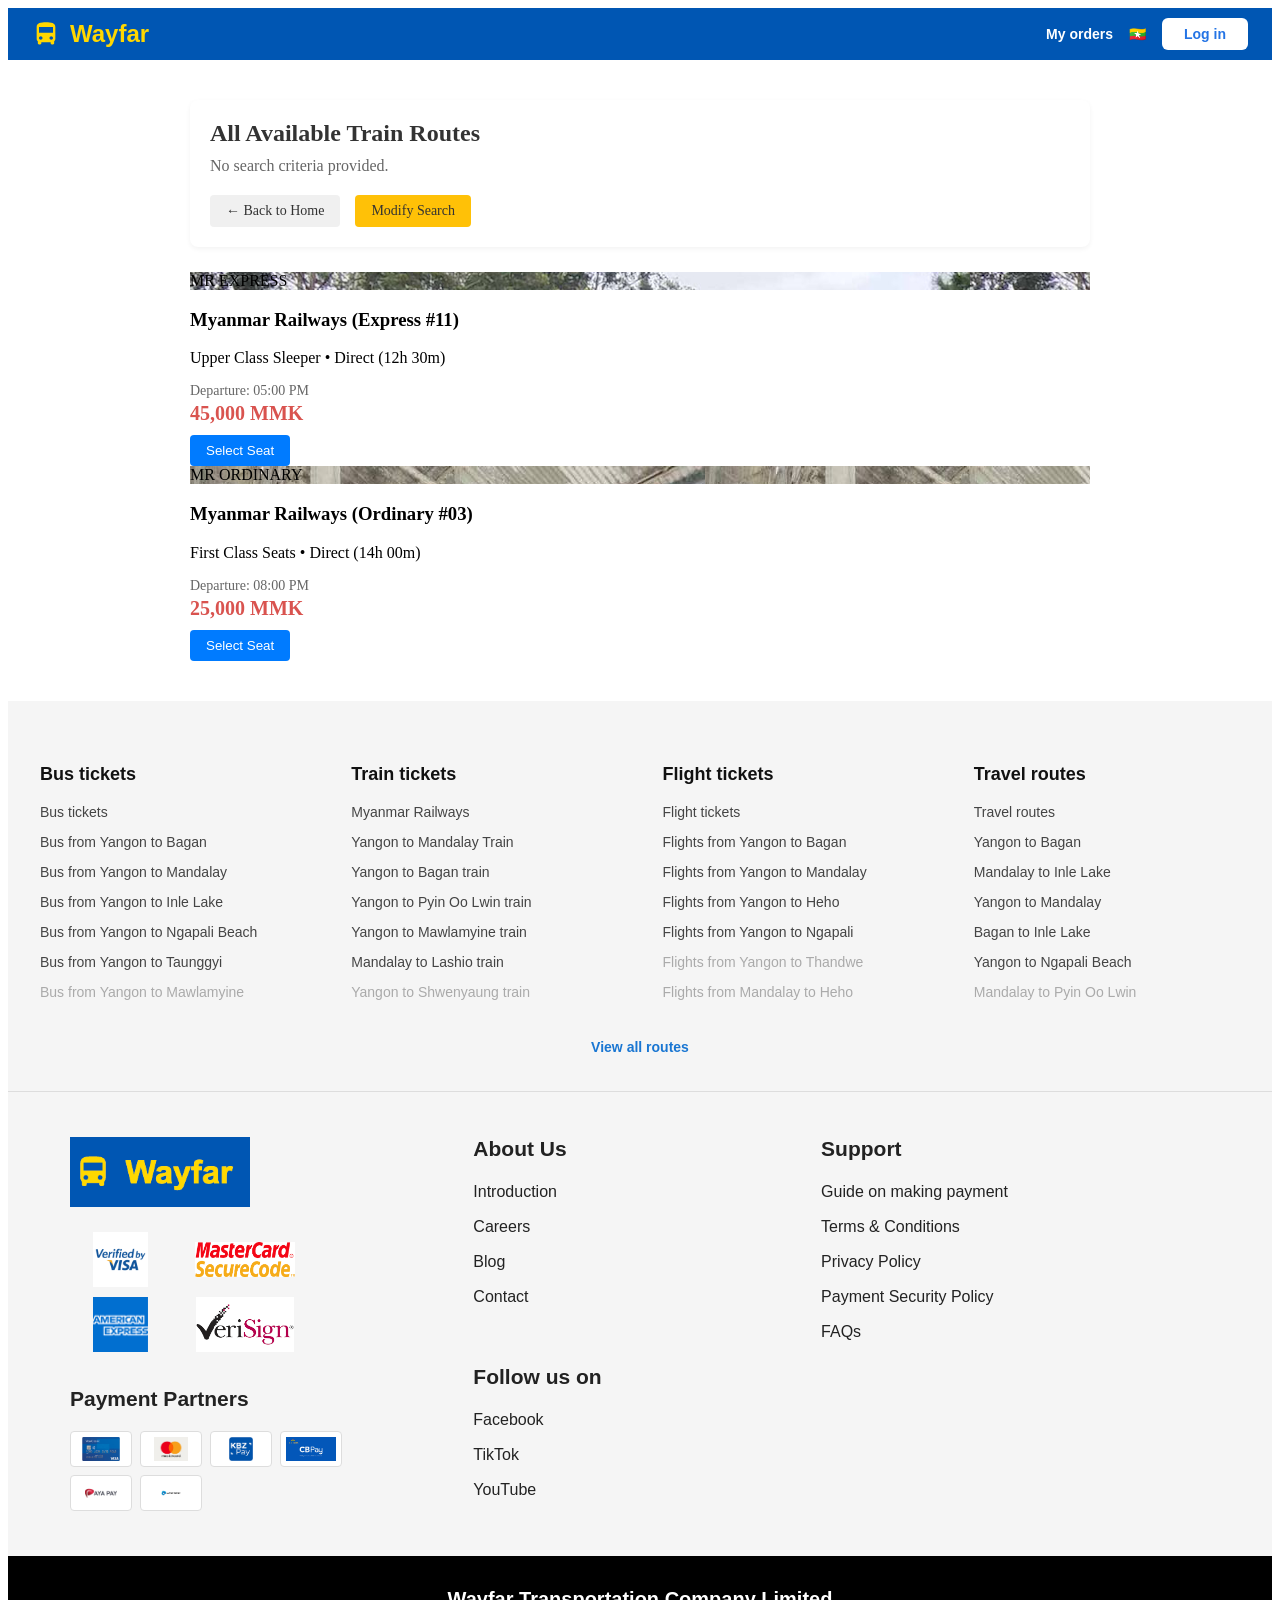
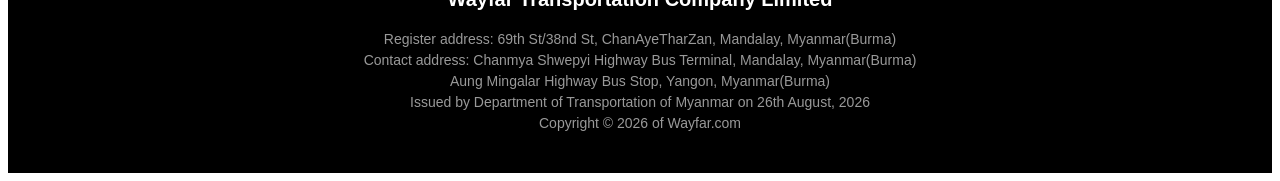
<file: train-results.html>
<!DOCTYPE html>
<html lang="en">
<head>
    <meta charset="UTF-8">
    <meta name="viewport" content="width=device-width, initial-scale=1.0">
    <title>TransitHub - Train Search Results</title>
    <link rel="stylesheet" href="style.css">
</head>
<body>
    <!-- Header Placeholder -->
    <div id="header-placeholder"></div>

    <main class="main-content">
        <section class="results-section">
            <div class="results-summary-card">
                <h2 id="routeTitle">Loading trains...</h2>
                <p id="dateDisplay"></p>
                <div class="result-actions">
                    <a href="train.html" class="back-home-btn">&larr; Back to Home</a>
                    <a href="train.html" class="modify-search-btn">Modify Search</a>
                </div>
            </div>

            <div class="train-list-container">
                <!-- Train Item 1 -->
                <div class="train-result-card">
                    <div class="train-card-image" style="background-image: url('./images/mr-express.png');">
                        <span class="train-badge">MR EXPRESS</span>
                    </div>
                    <div class="train-card-content">
                        <div class="train-info">
                            <h3>Myanmar Railways (Express #11)</h3>
                            <p class="train-type">Upper Class Sleeper &bull; Direct (12h 30m)</p>
                            <p class="departure-time">Departure: 05:00 PM</p>
                        </div>
                        <div class="train-pricing">
                            <span class="price">45,000 MMK</span>
                            <button type="button" class="book-now-btn" onclick="openTrainModal('Express #11', '45,000 MMK')">Select Seat</button>
                        </div>
                    </div>
                </div>

                <!-- Train Item 2 -->
                <div class="train-result-card">
                    <div class="train-card-image" style="background-image: url('./images/mr.jpeg');">
                        <span class="train-badge">MR ORDINARY</span>
                    </div>
                    <div class="train-card-content">
                        <div class="train-info">
                            <h3>Myanmar Railways (Ordinary #03)</h3>
                            <p class="train-type">First Class Seats &bull; Direct (14h 00m)</p>
                            <p class="departure-time">Departure: 08:00 PM</p>
                        </div>
                        <div class="train-pricing">
                            <span class="price">25,000 MMK</span>
                            <button type="button" class="book-now-btn" onclick="openTrainModal('Ordinary #03', '25,000 MMK')">Select Seat</button>
                        </div>
                    </div>
                </div>
            </div>
        </section>
    </main>

    <!-- Footer Placeholder -->
    <div id="footer-placeholder"></div>

    <!-- Train Seat Selection Modal -->
    <div id="seatModal" class="modal-overlay" style="display: none;">
        <div class="modal-content seat-modal-content">
            <div class="modal-header">
                <h3 id="seatModalTitle">Select Carriage Seat</h3>
                <button type="button" class="close-btn" onclick="closeSeatModal()">&times;</button>
            </div>
            
            <div id="seatSelectionView" class="modal-body">
                <div class="cabin-layout"><div class="cockpit-indicator">Carriage 02 / Locomotive Front</div>
                    <div class="seats-grid">
                        <div class="seat available" onclick="toggleSeat(this, 'Carriage 2 - Seat 01')">01</div>
                        <div class="seat available" onclick="toggleSeat(this, 'Carriage 2 - Seat 02')">02</div>
                        <div class="seat booked">03</div>
                        <div class="seat available" onclick="toggleSeat(this, 'Carriage 2 - Seat 04')">04</div>
                        <div class="seat available" onclick="toggleSeat(this, 'Carriage 2 - Seat 05')">05</div>
                        <div class="seat booked">06</div>
                        <div class="seat available" onclick="toggleSeat(this, 'Carriage 2 - Seat 07')">07</div>
                        <div class="seat available" onclick="toggleSeat(this, 'Carriage 2 - Seat 08')">08</div>
                    </div>
                </div>
                <button type="button" id="proceedBtn" class="action-btn" onclick="showPassengerForm()" disabled>Proceed to Details</button>
            </div>

            <div id="passengerFormView" class="modal-body" style="display: none;">
                <p class="selected-summary">Selected Train Seat: <strong id="displaySelectedSeat"></strong></p>
                <form id="bookingForm" onsubmit="handleBookingSubmit(event)">
                    <div class="input-group-modal">
                        <label for="passengerName">Passenger Full Name</label>
                        <input type="text" id="passengerName" placeholder="Enter full name" required>
                    </div>
                    <div class="input-group-modal">
                        <label for="passengerId">NIRC / Passport Number</label>
                        <input type="text" id="passengerId" placeholder="Enter ID number" required>
                    </div>
                    <div class="input-group-modal">
                        <label for="passengerPhone">Phone Number</label>
                        <input type="tel" id="passengerPhone" placeholder="Enter contact phone" required>
                    </div>
                    <button type="submit" class="action-btn">Confirm Train Booking</button>
                </form>
            </div>

            <div id="successView" class="modal-body" style="display: none; text-align: center;">
                <div class="success-icon" style="font-size: 48px; color: #28a745; margin-bottom: 10px;">✔</div>
                <h3 style="color: #28a745; margin-bottom: 10px;">Train Reservation Confirmed!</h3>
                <p id="successDetails" style="color: #666; margin-bottom: 20px;"></p>
                <button type="button" class="action-btn" onclick="closeSeatModal()">Done</button>
            </div>
        </div>
    </div>

    <script src="js/load-components.js"></script>
    <script src="js/main.js"></script>
    <script>const urlParams = new URLSearchParams(window.location.search);
        const start = urlParams.get('start');
        const dest = urlParams.get('dest');
        const date = urlParams.get('date');

        if (start && dest) {
            document.getElementById('routeTitle').innerText = `${start} → ${dest}`;
            document.getElementById('dateDisplay').innerText = date ? `Train Travel Date: ${date}` : 'No specific date selected.';
        } else {
            document.getElementById('routeTitle').innerText = 'All Available Train Routes';
            document.getElementById('dateDisplay').innerText = 'No search criteria provided.';
        }

        let selectedSeatCode = '';

        function openTrainModal(trainName) {
            document.getElementById('seatModalTitle').innerText = `Select Seat - ${trainName}`;
            document.getElementById('seatModal').style.display = 'flex';
        }

        function closeSeatModal() {
            document.getElementById('seatModal').style.display = 'none';
            resetModalViews();
        }

        function toggleSeat(element, seatCode) {
            document.querySelectorAll('.seat').forEach(s => s.classList.remove('selected'));
            element.classList.add('selected');
            selectedSeatCode = seatCode;
            document.getElementById('proceedBtn').disabled = false;
        }

        function showPassengerForm() {
            document.getElementById('seatSelectionView').style.display = 'none';
            document.getElementById('passengerFormView').style.display = 'block';
            document.getElementById('displaySelectedSeat').innerText = selectedSeatCode;
        }

        function handleBookingSubmit(event) {
            event.preventDefault();
            const name = document.getElementById('passengerName').value;
            document.getElementById('passengerFormView').style.display = 'none';
            document.getElementById('successView').style.display = 'block';
            document.getElementById('successDetails').innerText = `Train ticket booked for ${name} (${selectedSeatCode}).`;
        }

        function resetModalViews() {
            document.getElementById('seatSelectionView').style.display = 'block';
            document.getElementById('passengerFormView').style.display = 'none';
            document.getElementById('successView').style.display = 'none';
            document.getElementById('proceedBtn').disabled = true;
            document.querySelectorAll('.seat').forEach(s => s.classList.remove('selected'));
        }
    </script>
</body>
</html>
</file>
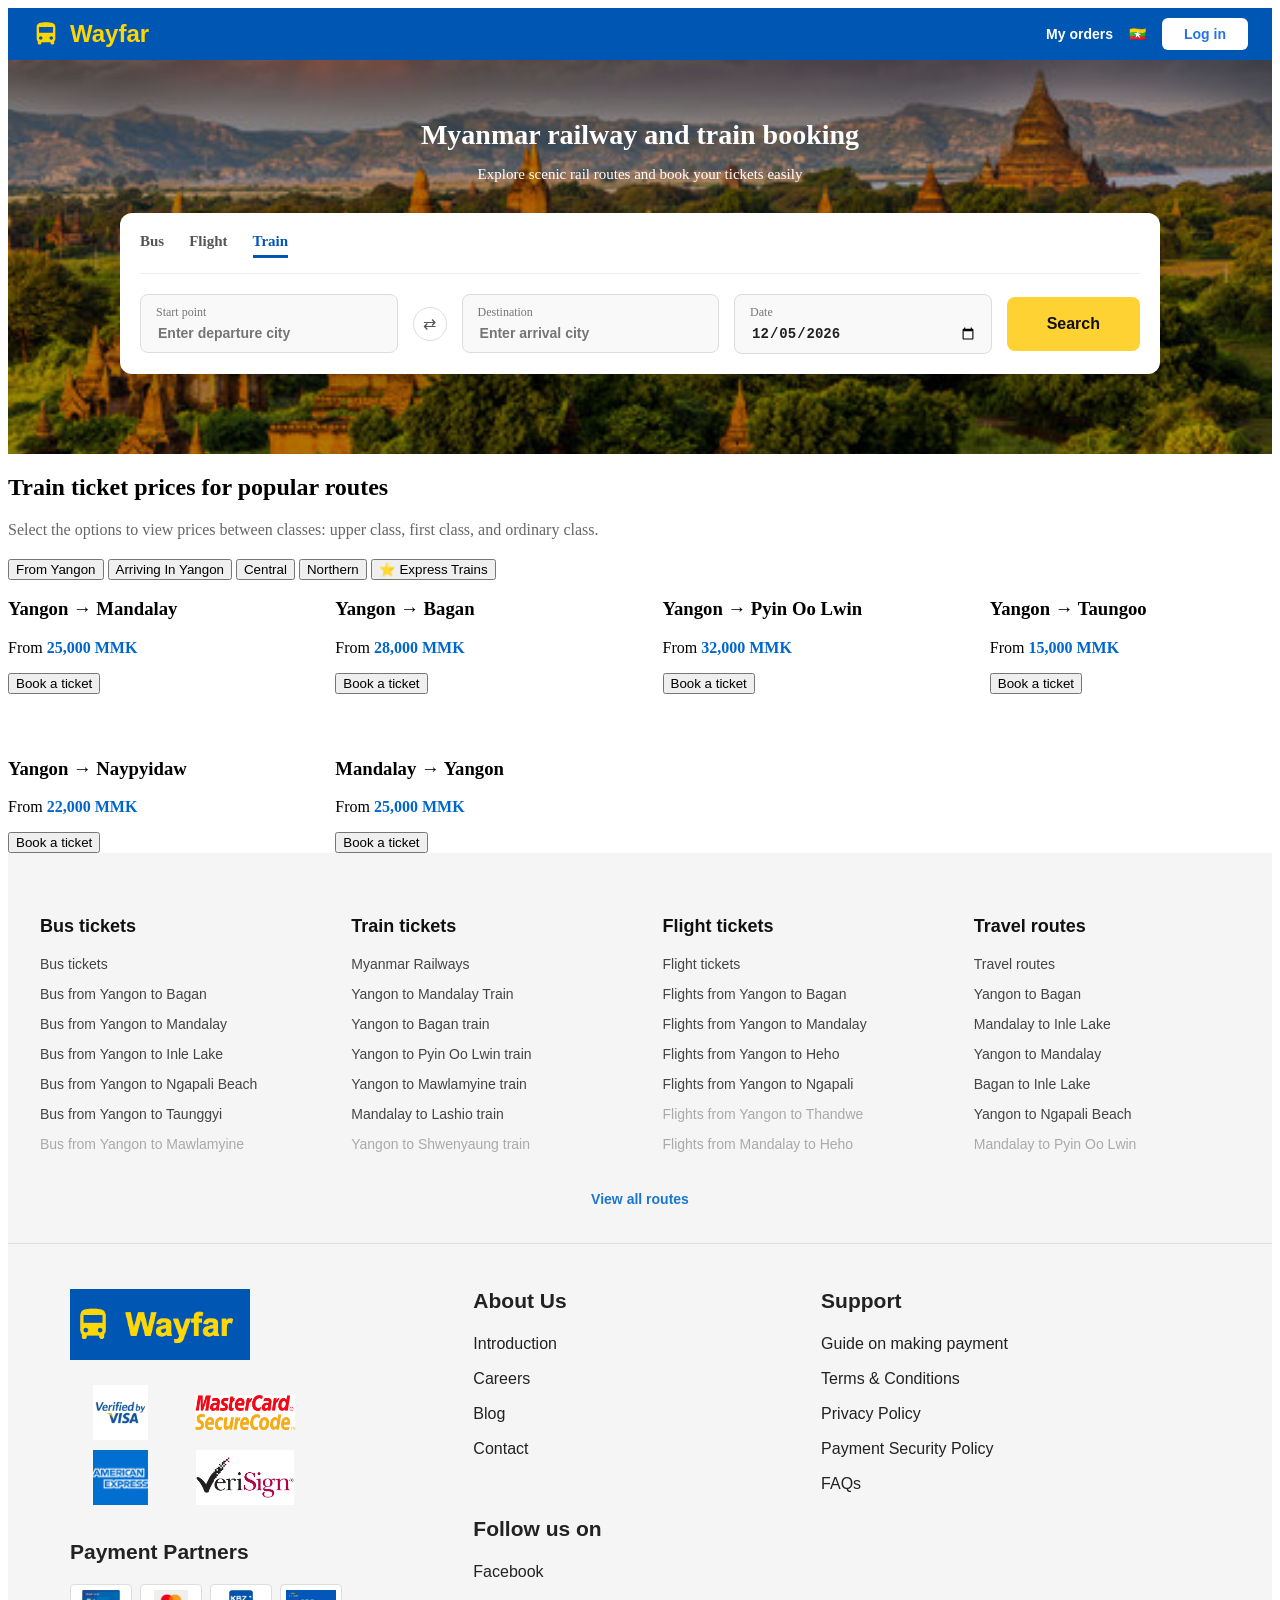
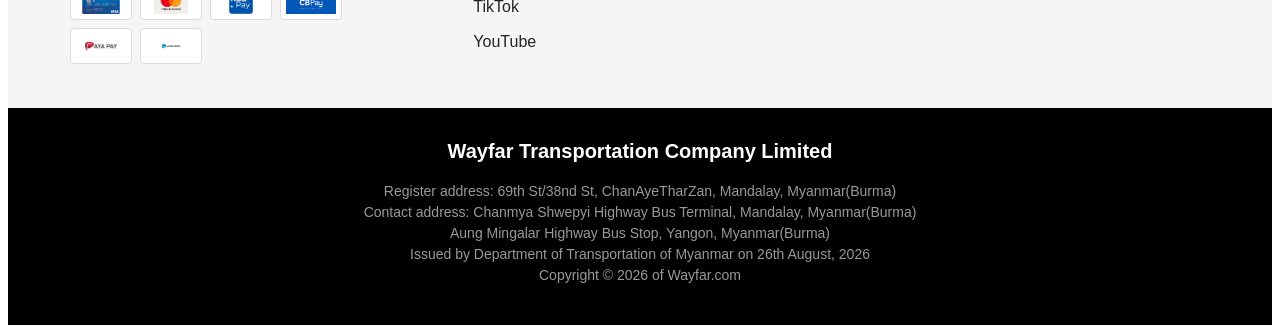
<file: train.html>
<!DOCTYPE html>
<html lang="en">
<head>
    <meta charset="UTF-8">
    <title>TransitHub - Train Booking</title>
    <link rel="stylesheet" href="style.css">
    <style>
        /* Exact Bus-style Modal Overlay & Card Styling */
        .modal-overlay {
            position: fixed;
            top: 0;
            left: 0;
            width: 100vw;
            height: 100vh;
            background-color: rgba(0, 0, 0, 0.5);
            display: none;
            align-items: center;
            justify-content: center;
            z-index: 99999;
        }
        .modal-card {
            background: #ffffff;
            width: 100%;
            max-width: 400px;
            border-radius: 12px;
            box-shadow: 0 10px 25px rgba(0, 0, 0, 0.2);
            padding: 24px;
            position: relative;
            box-sizing: border-box;
        }
        .modal-header {
            display: flex;
            justify-content: space-between;
            align-items: center;
            margin-bottom: 20px;
        }
        .modal-header h3 {
            font-size: 18px;
            font-weight: bold;
            color: #111111;
            margin: 0;
        }
        .close-btn {
            background: none;
            border: none;
            font-size: 18px;
            color: #333;
            cursor: pointer;
            padding: 0;
        }
        .station-list {
            list-style: none;
            padding: 0;
            margin: 0;
            display: flex;
            flex-direction: column;
            gap: 12px;
        }
        .station-list li {
            font-size: 16px;
            color: #111111;
            cursor: pointer;
            padding: 4px 0;
            transition: color 0.2s ease;
        }
        .station-list li:hover {
            color: #0056b3;
        }
    </style>
</head>
<body>
    <div id="header-placeholder"></div>

    <div class="hero-banner">
        <div class="hero-content">
            <h1>Myanmar railway and train booking</h1>
            <p>Explore scenic rail routes and book your tickets easily</p>
            
            <div class="search-card">
                <div class="search-tabs">
                    <a href="bus.html" class="tab">Bus</a>
                    <a href="flight.html" class="tab">Flight</a>
                    <a href="train.html" class="tab active">Train</a>
                </div>
                <div class="search-inputs">
                    <div class="input-group">
                        <label for="startPoint">Start point</label>
                        <input type="text" id="startPoint" placeholder="Enter departure city" readonly style="cursor: pointer;">
                    </div>
                    <div class="swap-icon" id="train-swap-btn" style="cursor: pointer;">⇄</div>
                    <div class="input-group">
                        <label for="destination">Destination</label>
                        <input type="text" id="destination" placeholder="Enter arrival city" readonly style="cursor: pointer;">
                    </div>
                    <div class="input-group">
                        <label for="travelDate">Date</label>
                        <input type="date" id="travelDate">
                    </div>
                    <button class="search-btn" type="button">Search</button>
                </div>
            </div>
        </div>
    </div>

    <main class="main-content">
        <h2>Train ticket prices for popular routes</h2>
        <p style="color: #666; margin-bottom: 20px;">
            Select the options to view prices between classes: upper class, first class, and ordinary class.
        </p>

        <div class="filter-container">
            <button class="tab-btn active" data-filter="from-yangon">From Yangon</button>
            <button class="tab-btn" data-filter="arriving-yangon">Arriving In Yangon</button>
            <button class="tab-btn" data-filter="central">Central</button>
            <button class="tab-btn" data-filter="northern">Northern</button>
            <button class="tab-btn express-btn" data-filter="express">⭐ Express Trains</button>
        </div>

        <div class="routes-grid">
            <div class="ticket-card voucher-ticket" data-category="from-yangon express">
                <div>
                    <h3>Yangon → Mandalay</h3>
                    <p>From <strong style="color: #0066cc;">25,000 MMK</strong></p>
                </div>
                <button class="book-btn">Book a ticket</button>
            </div>

            <div class="ticket-card voucher-ticket" data-category="from-yangon northern">
                <div>
                    <h3>Yangon → Bagan</h3>
                    <p>From <strong style="color: #0066cc;">28,000 MMK</strong></p>
                </div>
                <button class="book-btn">Book a ticket</button>
            </div>

            <div class="ticket-card voucher-ticket" data-category="from-yangon northern">
                <div>
                    <h3>Yangon → Pyin Oo Lwin</h3>
                    <p>From <strong style="color: #0066cc;">32,000 MMK</strong></p>
                </div>
                <button class="book-btn">Book a ticket</button>
            </div>

            <div class="ticket-card voucher-ticket" data-category="from-yangon central">
                <div>
                    <h3>Yangon → Taungoo</h3>
                    <p>From <strong style="color: #0066cc;">15,000 MMK</strong></p>
                </div>
                <button class="book-btn">Book a ticket</button>
            </div>

            <div class="ticket-card voucher-ticket" data-category="from-yangon central">
                <div>
                    <h3>Yangon → Naypyidaw</h3>
                    <p>From <strong style="color: #0066cc;">22,000 MMK</strong></p>
                </div>
                <button class="book-btn">Book a ticket</button>
            </div>

            <div class="ticket-card voucher-ticket" data-category="arriving-yangon">
                <div>
                    <h3>Mandalay → Yangon</h3>
                    <p>From <strong style="color: #0066cc;">25,000 MMK</strong></p>
                </div>
                <button class="book-btn">Book a ticket</button>
            </div>
        </div>
    </main>

    <div id="footer-placeholder"></div>
    
    <script src="js/load-components.js"></script>
    <script src="js/main.js"></script>

    <!-- Clean Bus-Style Centered City Selection Modal for Train -->
    <div id="station-picker-modal" class="modal-overlay">
        <div class="modal-card">
            <div class="modal-header">
                <h3 id="modal-title-heading">Select Departure City</h3>
                <button id="close-station-modal" class="close-btn">&times;</button>
            </div>
            <div class="modal-body">
                <ul id="station-list" class="station-list">
                    <li data-value="Yangon">Yangon</li>
                    <li data-value="Mandalay">Mandalay</li>
                    <li data-value="Bagan">Bagan</li>
                    <li data-value="Inle Lake">Inle Lake</li>
                    <li data-value="Naypyidaw">Naypyidaw</li>
                    <li data-value="Taunggyi">Taunggyi</li>
                </ul>
            </div>
        </div>
    </div>

    <script>
        document.addEventListener('DOMContentLoaded', function () {
            const stationModal = document.getElementById('station-picker-modal');
            const closeStationModalBtn = document.getElementById('close-station-modal');
            const stationList = document.getElementById('station-list');
            const modalTitleHeading = document.getElementById('modal-title-heading');
            let activeInputTarget = null;

            const trainOrigin = document.getElementById('train-origin');
            const trainDestination = document.getElementById('train-destination');

            if (trainOrigin) {
                trainOrigin.addEventListener('click', function () {
                    activeInputTarget = this;
                    modalTitleHeading.textContent = 'Select Departure City';
                    stationModal.style.display = 'flex';
                });
            }

            if (trainDestination) {
                trainDestination.addEventListener('click', function () {
                    activeInputTarget = this;
                    modalTitleHeading.textContent = 'Select Destination City';
                    stationModal.style.display = 'flex';
                });
            }

            if (closeStationModalBtn) {
                closeStationModalBtn.addEventListener('click', () => {
                    stationModal.style.display = 'none';
                });
            }

            stationModal.addEventListener('click', (e) => {
                if (e.target === stationModal) {
                    stationModal.style.display = 'none';
                }
            });

            if (stationList) {
                stationList.addEventListener('click', function (e) {
                    if (e.target.tagName === 'LI') {
                        const val = e.target.getAttribute('data-value');
                        if (activeInputTarget) {
                            activeInputTarget.value = val;
                        }
                        stationModal.style.display = 'none';
                    }
                });
            }

            // Train Filters Interactivity
            const filterButtons = document.querySelectorAll('.filter-container .tab-btn');
            const routeCards = document.querySelectorAll('.routes-grid .ticket-card');

            filterButtons.forEach(btn => {
                btn.addEventListener('click', function () {
                    filterButtons.forEach(b => b.classList.remove('active'));
                    this.classList.add('active');
                    const filter = this.getAttribute('data-filter');

                    routeCards.forEach(card => {
                        const categories = card.getAttribute('data-category') || '';
                        if (filter === 'express') {
                            card.style.display = categories.includes('express') ? 'flex' : 'none';
                        } else if (filter === 'from-yangon') {
                            card.style.display = categories.includes('from-yangon') ? 'flex' : 'none';
                        } else if (filter === 'arriving-yangon') {
                            card.style.display = categories.includes('arriving-yangon') ? 'flex' : 'none';
                        } else if (filter === 'central') {
                            card.style.display = categories.includes('central') ? 'flex' : 'none';
                        } else if (filter === 'northern') {
                            card.style.display = categories.includes('northern') ? 'flex' : 'none';
                        } else {
                            card.style.display = 'flex';
                        }
                    });
                });
            });
        });
    </script>

    <!-- Location Modal for Train -->
    <div id="locationModal" class="modal-overlay" style="display: none;">
        <div class="modal-content">
            <div class="modal-header">
                <h3 id="modal-title">Select Location</h3>
                <button class="close-btn" onclick="closeLocationModal()">&times;</button>
            </div>
            <div class="modal-body">
                <ul class="city-list">
                    <li onclick="selectCity('Yangon')">Yangon</li>
                    <li onclick="selectCity('Mandalay')">Mandalay</li>
                    <li onclick="selectCity('Naypyidaw')">Bagan</li>
                    <li onclick="selectCity('Inle Lake')">Inle Lake</li>
                    <li onclick="selectCity('Naypyidaw')">Naypyidaw</li>
                    <li onclick="selectCity('Taunggyi')">Taunggyi</li>
                </ul>
            </div>
        </div>
    </div>
</body>
</html>
</file>
<file: style.css>
/* For header */
.site-header {
    background-color: #0056b3;
    color: #ffffff;
    font-family: Arial, sans-serif;
    width: 100%;
}

.top-bar {
    display: flex;
    justify-content: space-between;
    align-items: center;
    padding: 10px 24px;
    max-width: 1400px;
    margin: 0 auto;
    box-sizing: border-box;
}

/* Left Side logo  */
.header-left {
    display: flex;
    align-items: center;
    flex-shrink: 0;
}

.logo {
    display: flex;
    align-items: center;
    gap: 10px;
    font-size: 24px;
    font-weight: bold;
    color: #ffd700;
    text-decoration: none;
}

.brand-icon {
    fill: #ffd700;
}

/* Right Side  */
.header-right {
    display: flex;
    align-items: center;
    gap: 16px;
    font-size: 14px;
    font-weight: 600;
    white-space: nowrap;
}

.header-right a {
    color: #ffffff;
    text-decoration: none;
}

.header-right a.nav-link:hover {
    text-decoration: underline;
}

.flag-icon img {
    width: 28px;
    height: 20px;
    object-fit: cover;
    display: inline-flex;
    align-items: center;
    justify-content: center;
    flex-shrink: 0;
    cursor: pointer;
}

.help-btn {
    display: inline-flex;
    align-items: center;
    justify-content: center;
    width: 24px;
    height: 24px;
    border: 2px solid #ffffff;
    border-radius: 50%;
    font-size: 13px;
    font-weight: bold;
}

.hotline-btn {
    display: inline-flex;
    align-items: center;
    justify-content: center;
    background-color: #ffffff;
    color: #2474e5 !important;
    padding: 8px 16px;
    border-radius: 6px;
    font-weight: bold;
    gap: 8px;
    white-space: nowrap;
    flex-shrink: 0;
}

.login-btn { 
    display: inline-flex; 
    align-items: center; 
    justify-content: center; 
    background-color: #ffffff; 
    color: #2474e5 !important; 
    padding: 8px 22px; 
    border-radius: 6px; 
    font-weight: bold; 
    text-decoration: none; 
    white-space: nowrap; 
    flex-shrink: 0;
} 
    
/* .login-btn:hover { 
    background-color: #f0f0f0; 
    text-decoration: none; 
} */

/* For Banner */
.hero-banner {
    background: linear-gradient(rgba(0,0,0,0.3), rgba(0,0,0,0.3)), url('./images/hero-bg.jpg') no-repeat center center/cover;
    padding: 40px 20px 80px 20px;
    text-align: center;
    color: #ffffff;
}

.hero-content h1 {
    font-size: 28px;
    margin-bottom: 8px;
}

.hero-content p {
    font-size: 15px;
    margin-bottom: 30px;
}

.search-card {
    background: #ffffff;
    color: #333333;
    max-width: 1000px;
    margin: 0 auto;
    border-radius: 12px;
    box-shadow: 0 10px 25px rgba(0,0,0,0.2);
    padding: 20px;
    text-align: left;
}

.search-tabs {
    display: flex;
    gap: 25px;
    border-bottom: 1px solid #eee;
    padding-bottom: 15px;
    margin-bottom: 20px;
    position: relative;
}

.search-tabs .tab {
    text-decoration: none;
    color: #555;
    font-weight: bold;
    font-size: 15px;
    position: relative;
    padding-bottom: 5px;
}

.search-tabs .tab.active {
    color: #0056b3;
    border-bottom: 3px solid #0056b3;
}




.search-inputs {
    display: flex;
    align-items: center;
    gap: 15px;
}

.input-group {
    flex: 1;
    border: 1px solid #ddd;
    border-radius: 8px;
    padding: 10px 15px;
    background: #f9f9f9;
}

.input-group label {
    display: block;
    font-size: 12px;
    color: #777;
    margin-bottom: 4px;
}

.input-group input {
    width: 100%;
    border: none;
    background: transparent;
    font-size: 14px;
    outline: none;
    font-weight: bold;
    color: #222;
}

.swap-icon {
    background: #fff;
    border: 1px solid #ddd;
    border-radius: 50%;
    width: 32px;
    height: 32px;
    display: flex;
    align-items: center;
    justify-content: center;
    cursor: pointer;
    font-size: 16px;
    color: #555;
}

.search-btn {
    background-color: #ffd233;
    color: #111;
    border: none;
    border-radius: 8px;
    padding: 18px 40px;
    font-size: 16px;
    font-weight: bold;
    cursor: pointer;
    transition: background 0.2s;
}

.search-btn:hover {
    background-color: #ffc107;
}

.footer-routes {
    max-width: 1200px;
    margin: 0 auto;
    padding: 0 20px 30px 20px;
}

.routes-grid {
    display: grid;
    grid-template-columns: repeat(4, 1fr);
    gap: 30px;
}

.route-col h3 {
    font-size: 16px;
    color: #111;
    margin-bottom: 15px;
}

.route-col ul {
    list-style: none;
    padding: 0;
    margin: 0;
}

.route-col li {
    margin-bottom: 10px;
}

.route-col a {
    color: #333;
    text-decoration: none;
    font-size: 13px;
}

.route-col a:hover {
    text-decoration: underline;
    color: #0056b3;
}

.route-col li.muted a {
    color: #aaa;
}

.view-all-container {
    text-align: center;
    margin-top: 25px;
}

.view-all-link {
    color: #0056b3;
    font-weight: bold;
    text-decoration: none;
    font-size: 14px;
}

.view-all-link:hover {
    text-decoration: underline;
}

/* ===== Footer ====== */
body {
    background-color: white;
}

/* modified by me */
.site-footer {
    width: 100%;
    background-color: #f5f5f5;
    color: #222;
    font-family: Arial, Helvetica, sans-serif;
}


/* ROUTES */
.footer-routes {
    max-width: 1200px;
    margin: 0 auto;
    padding: 45px 30px 35px;
}

.routes-grid {
    display: grid;
    grid-template-columns: repeat(4, 1fr);
    gap: 45px;
}

.route-col h3 {
    font-size: 18px;
    margin-bottom: 18px;
}

.route-col ul {
    list-style: none;
    padding: 0;
    margin: 0;
}

.route-col li {
    margin-bottom: 12px;
}

.route-col a {
    text-decoration: none;
    color: #444;
    font-size: 14px;
}

.route-col a:hover {
    color: #1976d2;
}

.route-col .muted a {
    color: #999;
}

.view-all-container {
    text-align: center;
    margin-top: 25px;
}

.view-all-link {
    color: #1976d2;
    text-decoration: none;
    font-weight: 600;
}

.footer-divider {
    border: none;
    border-top: 1px solid #ddd;
    margin: 0;
}


/* LOWER FOOTER */
.footer-content {
    width: 100%;
    max-width: 1200px;
    margin: 0 auto;
    padding: 45px 30px 40px;
    box-sizing: border-box;
    display: grid;
    grid-template-columns: 1.2fr 1fr 1.4fr;
    column-gap: 70px;
    align-items: start;
}


/* LOGO + VERIFICATION */
.footer-brand {
    display: flex;
    flex-direction: column;
    align-items: flex-start;
}


/* Logo */

.footer-logo {
    margin-bottom: 25px;
}

.footer-logo img {
    width: 180px;
    height: auto;
    display: block;
}


/* VERIFICATION */
.verification-logos {
    display: grid;
    grid-template-columns: repeat(2, 110px);
    gap: 10px 15px;
    margin-bottom: 35px;
}

.verification-logos img {
    width: 100px;
    height: 55px;
    object-fit: contain;
    display: block;
}


/* ABOUT + SOCIAL */
.footer-about {
    display: flex;
    flex-direction: column;
    align-items: flex-start;
}


/* FOOTER INFORMATION */
.footer-info-col h3,
.socialmedia h3 {
    margin: 0 0 22px;
    font-size: 21px;
    font-weight: 700;
}

.footer-info-col ul,
.socialmedia ul {
    list-style: none;
    padding: 0;
    margin: 0;
}

.footer-info-col li,
.socialmedia li {
    margin-bottom: 17px;
}

.footer-info-col a,
.socialmedia a {
    color: #222;
    text-decoration: none;
    font-size: 16px;
}

.footer-info-col a:hover,
.socialmedia a:hover {
    color: #1976d2;
}


/* SOCIALMEDIA  */
.socialmedia {
    margin-top: 42px;
}



/* PAYMENT  */
.footer-payments {
    margin-top: 0;
}

.footer-payments h3 {
    margin: 0 0 20px;
    font-size: 21px;
    font-weight: 700;
}

.payment-badges {
    display: grid;
    grid-template-columns: repeat(4, 1fr);
    gap: 8px;
    width: 100%;
    max-width: 270px;
}

.pay-badge {
    width: 62px;
    height: 36px;
    display: flex;
    align-items: center;
    justify-content: center;
    background-color: #fff;
    border: 1px solid #ddd;
    border-radius: 4px;
    box-sizing: border-box;
    padding: 5px;
}

.pay-badge img {
    width: 100%;
    height: 100%;
    object-fit: contain;
    display: block;
}


/* COPYRIGHT  */

.copyright {
    width: 100%;
    background-color: #000;
    color: #999;
    text-align: center;
    padding: 32px 20px;
    box-sizing: border-box;
}

.copyright h3 {
    margin: 0 0 18px;
    color: #fff;
    font-size: 20px;
    font-weight: 700;
}

.copyright p {
    margin: 7px 0;
    font-size: 14px;
    line-height: 1.5;
}



/* Desktop  */
@media (max-width: 900px) {

    .footer-content {
        grid-template-columns: repeat(2, 1fr);

        column-gap: 40px;

        row-gap: 50px;
    }

    .routes-grid {
        grid-template-columns: repeat(2, 1fr);

        gap: 30px;
    }
}



/* Mobile  */
@media (max-width: 600px) {

    .footer-routes {
        padding: 30px 20px;
    }

    .routes-grid {
        grid-template-columns: 1fr;
    }

    .footer-content {
        grid-template-columns: 1fr;

        padding: 35px 20px;

        gap: 40px;
    }

    .payment-badges {
        max-width: 300px;

        grid-template-columns: repeat(4, 1fr);
    }

    .pay-badge {
        font-size: 11px;
    }

    .copyright {
        padding: 25px 15px;
    }

    .copyright p {
        font-size: 12px;
    }
}

/* For Main Content */
.popular-routes-section {
    max-width: 1200px;
    margin: 40px auto;
    padding: 0 20px;
}

.popular-routes-section h2 {
    font-size: 22px;
    font-weight: bold;
    color: #111;
    margin-bottom: 20px;
}

.routes-cards-grid {
    display: grid;
    grid-template-columns: repeat(auto-fit, minmax(250px, 1fr));
    gap: 20px;
}

.route-card {
    min-width: calc(25% - 15px);
    flex: 0 0 calc(25% - 15px);
    background: #fff;
    border-radius: 12px;
    overflow: hidden;
    box-shadow: 0 4px 12px rgba(0, 0, 0, 0.08);
    border: 1px solid #eee;
    display: flex;
    flex-direction: column; /* Stacks image and text vertically */
}

.route-img {
    height: 180px;
    background-size: cover;
    background-position: center;
    width: 100%;
}

.route-info {
    padding: 16px;
    color: #fff;
    flex-grow: 1; /* Forces the colored background to expand and fill any remaining height */
    display: flex;
    flex-direction: column;
    justify-content: center;
}


.route-info h3 {
    font-size: 16px;
    font-weight: bold;
    margin-bottom: 6px;
}

.route-info p {
    font-size: 14px;
    font-weight: 500;
}

/* Card bottom color themes matching your design */
.blue-bg { background-color: #5b6d7c; }
.orange-bg { background-color: #c47d4e; }
.khaki-bg { background-color: #99917e; }

.carousel-container {
    position: relative;
    display: flex;
    align-items: center;
    width: 100%;
}

.routes-track-wrapper {
    overflow: hidden;
    width: 100%;
}

.routes-cards-grid {
    display: flex;
    gap: 20px;
    transition: transform 0.3s ease-in-out;
}

.route-card {
    min-width: calc(25% - 15px);
    flex: 0 0 calc(25% - 15px);
    background: #fff;
    border-radius: 12px;
    overflow: hidden;
    box-shadow: 0 4px 12px rgba(0, 0, 0, 0.08);
    border: 1px solid #eee;
}

.carousel-btn {
    position: absolute;
    top: 50%;
    transform: translateY(-50%);
    background-color: rgba(255, 255, 255, 0.9);
    border: none;
    color: #333;
    width: 40px;
    height: 40px;
    border-radius: 50%;
    display: flex;
    align-items: center;
    justify-content: center;
    cursor: pointer;
    box-shadow: 0 4px 10px rgba(0, 0, 0, 0.2);
    z-index: 10;
    font-size: 16px;
    transition: background-color 0.2s;
}

.carousel-btn:hover {
    background-color: #ffffff;
}

.prev-btn {
    left: -15px;
}

.next-btn {
    right: -15px;
}
.carousel-btn.disabled {
    opacity: 0.3;
    cursor: not-allowed;
    pointer-events: none; /* Prevents clicking when disabled */
}

/* Modal Background Overlay */
.modal-overlay {
    display: none; /* Hidden by default */
    position: fixed;
    top: 0;
    left: 0;
    width: 100%;
    height: 100%;
    background-color: rgba(0, 0, 0, 0.6);
    z-index: 1000;
    justify-content: center;
    align-items: center;
}

/* Modal Box */
.modal-content {
    background: #ffffff;
    width: 100%;
    max-width: 440px;
    border-radius: 16px;
    padding: 24px;
    box-shadow: 0 10px 30px rgba(0, 0, 0, 0.2);
    position: relative;
    box-sizing: border-box;
}

.modal-header {
    display: flex;
    justify-content: space-between;
    align-items: center;
    margin-bottom: 20px;
}

.modal-header h2 {
    font-size: 24px;
    font-weight: bold;
    color: #111;
    margin: 0;
}

.close-btn {
    background: none;
    border: none;
    font-size: 24px;
    cursor: pointer;
    color: #555;
}

/* Form Elements */
.phone-input-row {
    display: flex;
    gap: 10px;
    margin-bottom: 16px;
}

.country-code-select {
    border: 1px solid #ddd;
    border-radius: 8px;
    padding: 12px;
    background: #fdfdfd;
    font-weight: bold;
    font-size: 14px;
    display: flex;
    align-items: center;
    gap: 6px;
}

.phone-number-field {
    flex: 1;
    border: 1px solid #ddd;
    border-radius: 8px;
    padding: 12px;
    background: #fff;
}

.phone-number-field input {
    width: 100%;
    border: none;
    outline: none;
    font-size: 15px;
    background: transparent;
}

.recaptcha-box {
    border: 1px solid #d3d3d3;
    background: #f9f9f9;
    border-radius: 8px;
    padding: 12px 16px;
    display: flex;
    justify-content: space-between;
    align-items: center;
    margin-bottom: 20px;
}

.recaptcha-label {
    display: flex;
    align-items: center;
    gap: 10px;
    font-size: 14px;
    color: #333;
    cursor: pointer;
}

.recaptcha-label input {
    width: 20px;
    height: 20px;
    cursor: pointer;
}

.recaptcha-logo {
    text-align: center;
    color: #555;
    font-size: 10px;
}

.recaptcha-icon {
    font-size: 16px;
    display: block;
    color: #1a73e8;
}

.modal-login-btn {
    width: 100%;
    background-color: #051937;
    color: #fff;
    border: none;
    border-radius: 8px;
    padding: 14px;
    font-size: 16px;
    font-weight: bold;
    cursor: pointer;
    margin-bottom: 20px;
}

.divider-or {
    text-align: center;
    border-bottom: 1px solid #e0e0e0;
    line-height: 0.1em;
    margin: 10px 0 25px 0;
}

.divider-or span {
    background: #fff;
    padding: 0 15px;
    color: #777;
    font-size: 14px;
}

.google-login-btn {
    width: 100%;
    background-color: #fff;
    color: #333;
    border: 1px solid #d3d3d3;
    border-radius: 8px;
    padding: 12px;
    font-size: 15px;
    font-weight: bold;
    cursor: pointer;
    display: flex;
    align-items: center;
    justify-content: center;
    gap: 10px;
    margin-bottom: 25px;
}

.google-icon {
    color: #ea4335;
    font-weight: bold;
}

.modal-footer-text {
    text-align: center;
    font-size: 14px;
    color: #555;
}

.modal-footer-text a {
    color: #0056b3;
    text-decoration: none;
    font-weight: bold;
}

.stations-grid {
    display: flex;
    gap: 20px;
}

.station-card-link {
    text-decoration: none;
    color: inherit;
    width: 280px; /* Matches the exact width of your route cards */
    flex-shrink: 0;
}

/* Search Results Styles */
.results-section {
    max-width: 900px;
    margin: 40px auto;
    padding: 0 20px;
}

.results-summary-card {
    background: #fff;
    padding: 20px;
    border-radius: 8px;
    box-shadow: 0 2px 5px rgba(0,0,0,0.05);
    margin-bottom: 25px;
    display: flex;
    flex-direction: column;
    gap: 10px;
}

.results-summary-card h2 {
    margin: 0;
    color: #333;
    font-size: 24px;
}

.results-summary-card p {
    margin: 0;
    color: #666;
}

.result-actions {
    display: flex;
    gap: 15px;
    margin-top: 10px;
}

.back-home-btn, .modify-search-btn {
    text-decoration: none;
    padding: 8px 16px;
    border-radius: 4px;
    font-size: 14px;
    font-weight: 500;
    display: inline-block;
}

.back-home-btn {
    background-color: #f0f0f0;
    color: #333;
}

.back-home-btn:hover {
    background-color: #e0e0e0;
}

.modify-search-btn {
    background-color: #ffc107;
    color: #333;
}

.modify-search-btn:hover {
    background-color: #e0a800;
}

.bus-list-container {
    display: flex;
    flex-direction: column;
    gap: 15px;
}

.bus-result-card {
    display: flex;
    align-items: center;
    background: #fff;
    border-radius: 8px;
    padding: 20px;
    box-shadow: 0 2px 5px rgba(0,0,0,0.05);
    gap: 20px;
}

.bus-img {
    width: 140px;
    height: 100px;
    background-size: cover;
    background-position: center;
    border-radius: 6px;
    flex-shrink: 0;
}

.bus-info {
    flex-grow: 1;
}

.bus-info h3 {
    margin: 0 0 5px 0;
    color: #222;
    font-size: 18px;
}

.bus-type, .departure-time {
    margin: 0 0 3px 0;
    color: #666;
    font-size: 14px;
}

.bus-pricing {
    text-align: right;
}

.price {
    display: block;
    font-size: 20px;
    font-weight: bold;
    color: #d9534f;
    margin-bottom: 10px;
}

.book-now-btn {
    background-color: #007bff;
    color: white;
    border: none;
    padding: 8px 16px;
    border-radius: 4px;
    cursor: pointer;
    font-weight: 500;
}

.book-now-btn:hover {
    background-color: #0056b3;
}

.seat-modal-content {
    max-width: 400px;
    width: 100%;
    background: #fff;
    padding: 20px;
    border-radius: 8px;
    box-shadow: 0 4px 12px rgba(0,0,0,0.15);
}

.driver-seat {
    text-align: center;
    background: #f0f0f0;
    padding: 6px;
    border-radius: 4px;
    font-size: 12px;
    color: #666;
    margin-bottom: 15px;
}

.seats-grid {
    display: grid;
    grid-template-columns: repeat(4, 1fr);
    gap: 10px;
    margin-bottom: 20px;
}

.seat {
    padding: 12px 0;
    text-align: center;
    border: 1px solid #ccc;
    border-radius: 4px;
    cursor: pointer;
    font-weight: 500;
    font-size: 14px;
    background: #f9f9f9;
}

.seat.available:hover {
    border-color: #007bff;
    color: #007bff;
}

.seat.selected {
    background-color: #007bff;
    color: white;
    border-color: #007bff;
}

.seat.booked {
    background-color: #e9ecef;
    color: #adb5bd;
    cursor: not-allowed;
    border-color: #dee2e6;
}

.action-btn {
    width: 100%;
    background-color: #28a745;
    color: white;
    border: none;
    padding: 10px;
    border-radius: 4px;
    font-weight: 500;
    cursor: pointer;
}

.action-btn:disabled {
    background-color: #cccccc;
    cursor: not-allowed;
}

.action-btn:hover:not(:disabled) {
    background-color: #218838;
}

.input-group-modal {
    margin-bottom: 15px;
}

.input-group-modal label {
    display: block;
    margin-bottom: 5px;
    font-size: 14px;
    color: #333;
}

.input-group-modal input {
    width: 100%;
    padding: 8px 12px;
    border: 1px solid #ccc;
    border-radius: 4px;
    box-sizing: border-box;
}

.selected-summary {
    margin-bottom: 15px;
    color: #333;
}
</file>
